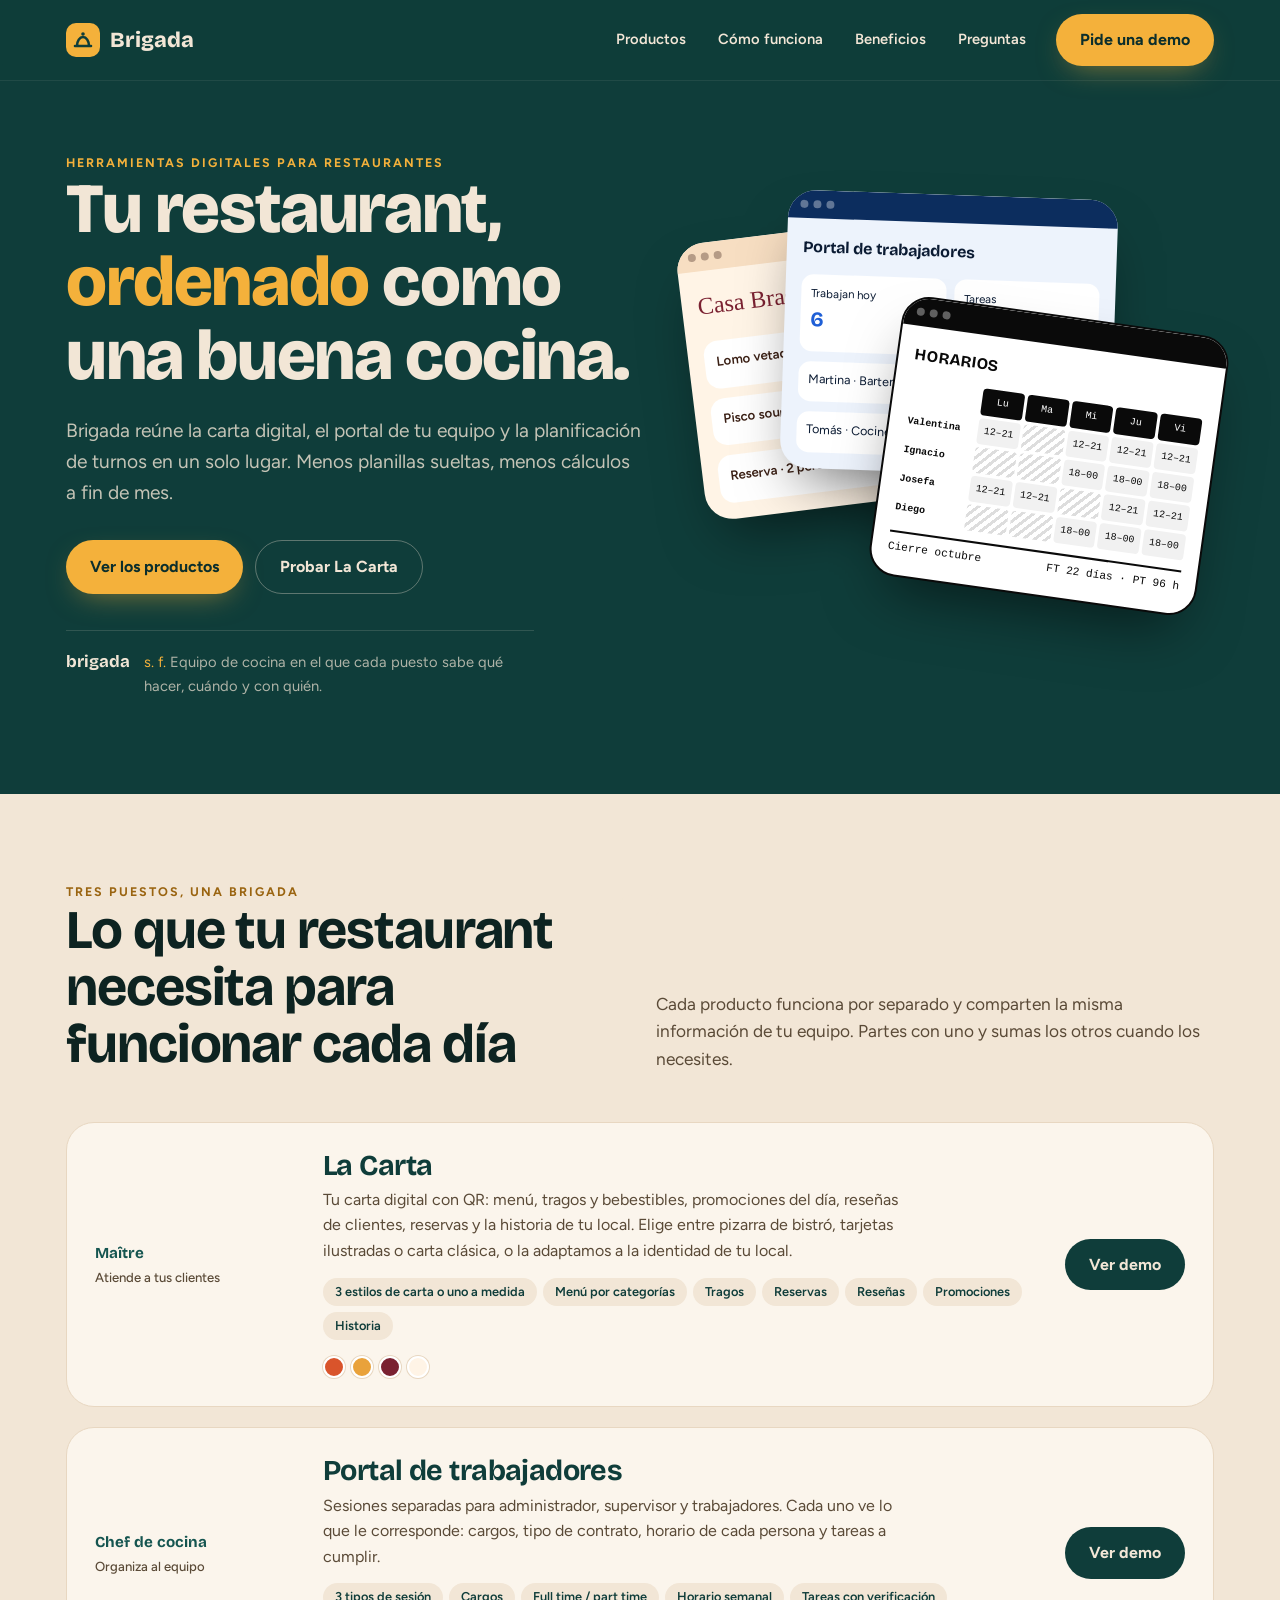
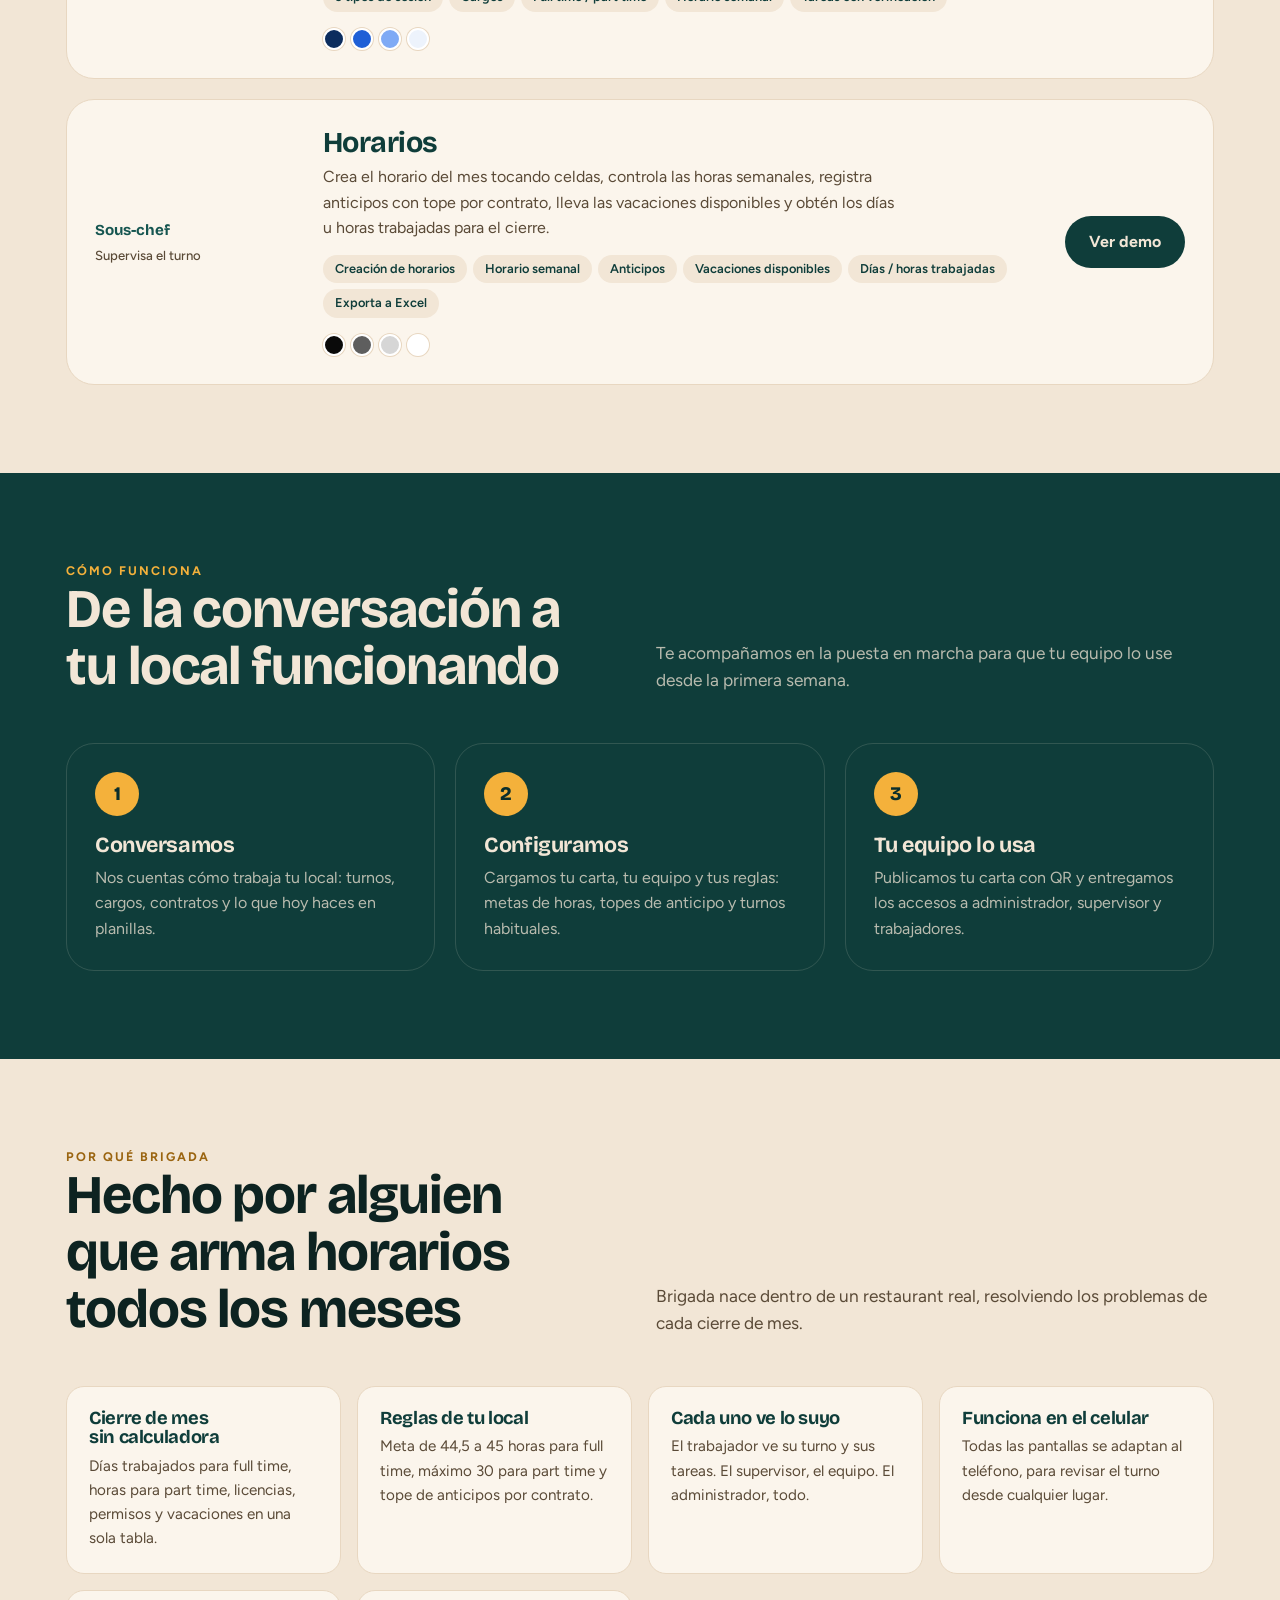
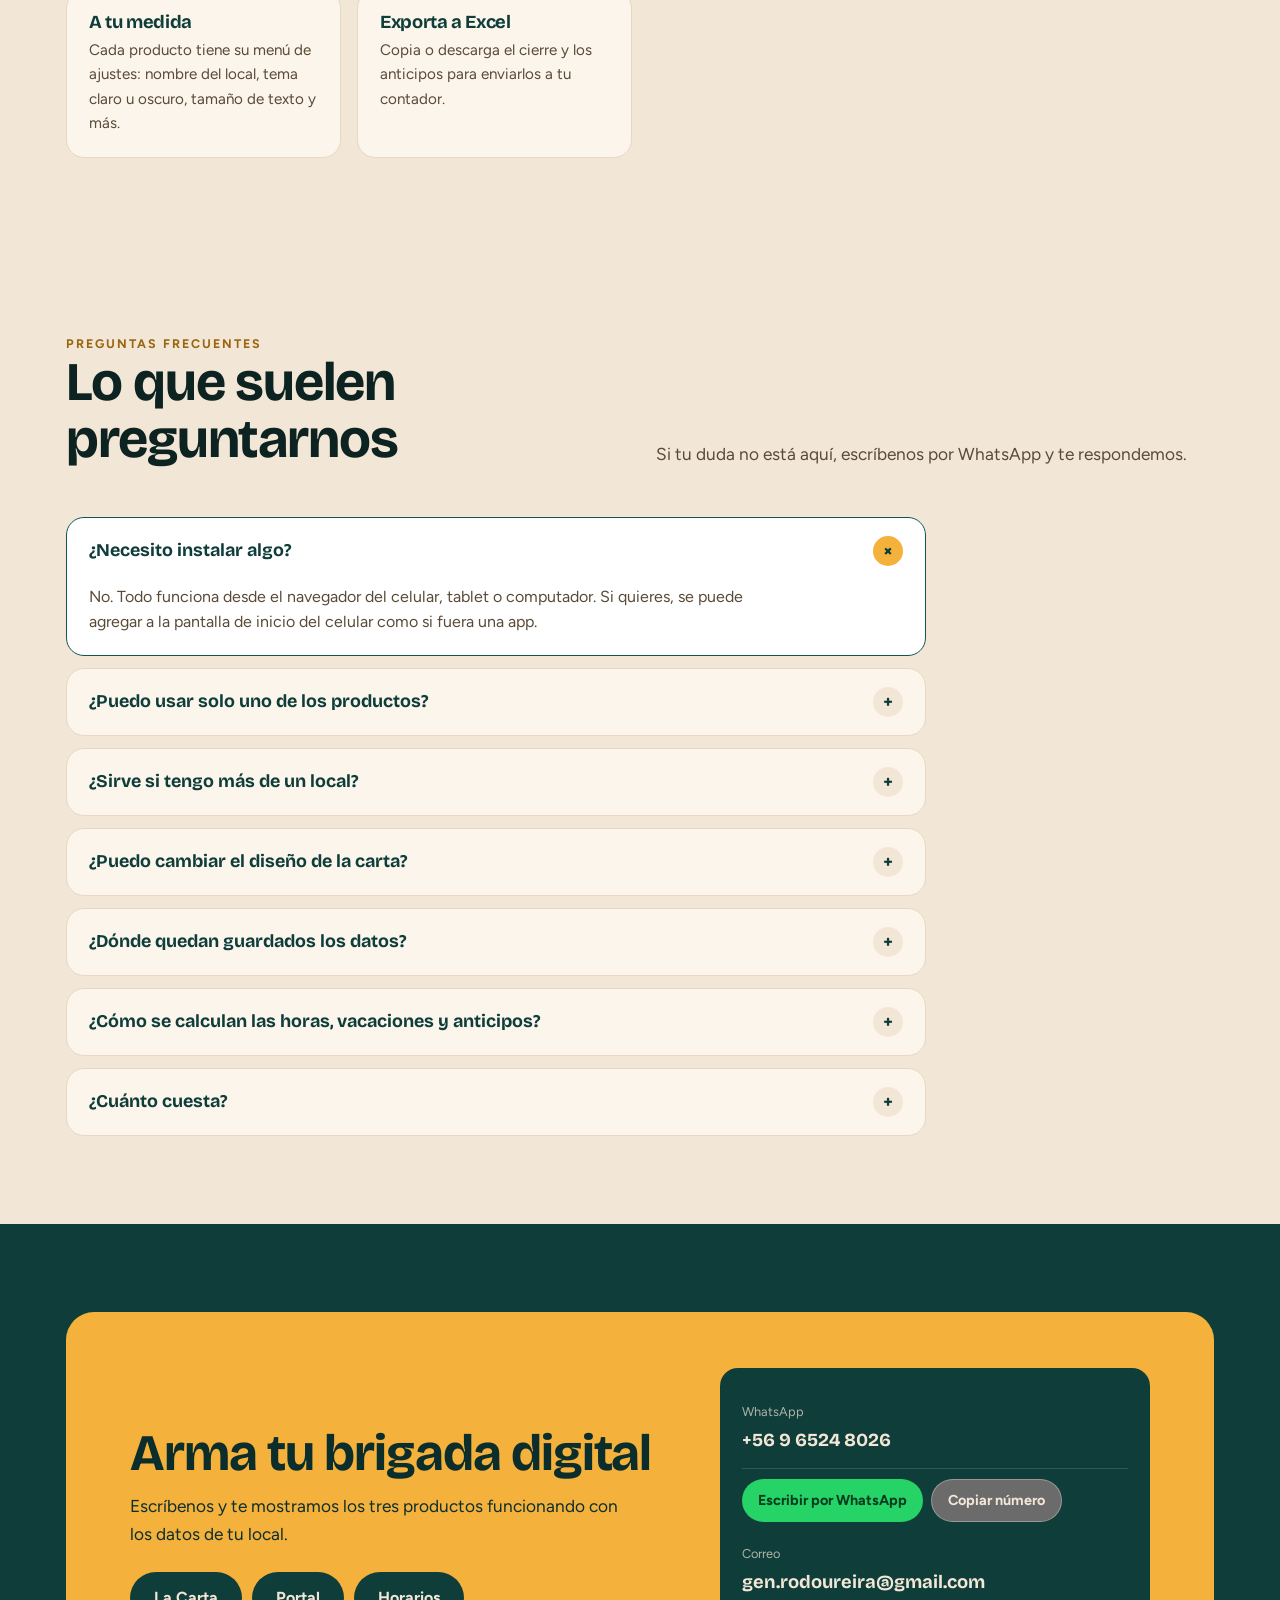
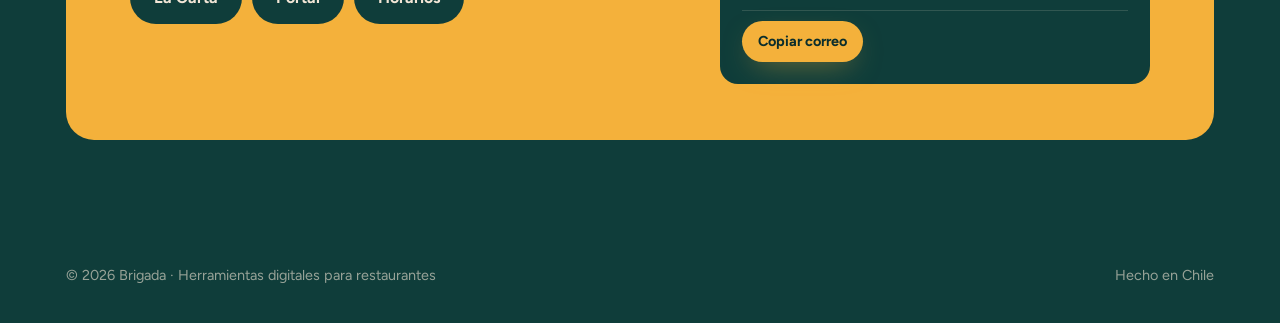
<file: index.html>
<!doctype html>
<html lang="es">
<head>
<meta charset="utf-8">
<meta name="viewport" content="width=device-width, initial-scale=1, viewport-fit=cover">
<title>Brigada</title>
<meta name="claude:viewport-fit-sides" content="cover">
<link rel="preconnect" href="https://fonts.googleapis.com">
<link rel="stylesheet" href="https://fonts.googleapis.com/css2?family=Bricolage+Grotesque:opsz,wght@12..96,500;12..96,700;12..96,800&family=Figtree:wght@400;500;600;700&display=swap">
<style>
/* Layout: bandas a todo el ancho que alternan Deep Forest y arena; los tres productos como "puestos" de la brigada de cocina */
:root{
  --forest:#0F3D3A; --forest-2:#0B2E2C; --forest-3:#155550; --gold:#F4B13B; --sand:#F2E6D6; --sand-2:#E8D7C1; --ink:#0D2321; --cream-ink:#5A4A37;
  --f-display:"Bricolage Grotesque", "Segoe UI", system-ui, sans-serif;
  --f-body:"Figtree", "Segoe UI", system-ui, sans-serif;
  --r:18px; --r-lg:28px;
  color-scheme:dark;
}
*{box-sizing:border-box}
html{scroll-behavior:smooth}
body{margin:0;background:var(--forest);color:var(--sand);font-family:var(--f-body);line-height:1.6;font-size:16px}
body::before{content:"";position:fixed;inset:0 0 auto;height:env(safe-area-inset-top,0px);z-index:30;background:var(--forest)}
h1,h2,h3{font-family:var(--f-display);margin:0;line-height:1.05;text-wrap:balance;letter-spacing:-.02em}
p{margin:0}
a{color:inherit}
:focus-visible{outline:3px solid var(--gold);outline-offset:3px}
.in{max-width:1180px;margin:0 auto;padding-left:max(16px,env(safe-area-inset-left,0px));padding-right:max(16px,env(safe-area-inset-right,0px))}
.band{padding-block:88px}
.band.sand{background:var(--sand);color:var(--ink)}
.eyebrow{font-weight:700;font-size:.78rem;letter-spacing:.16em;text-transform:uppercase;color:var(--gold)}
.sand .eyebrow{color:#9A6410}

/* Nav */
.nav{position:sticky;top:env(safe-area-inset-top,0px);z-index:20;background:color-mix(in srgb,var(--forest) 90%,transparent);backdrop-filter:blur(10px);border-bottom:1px solid rgba(242,230,214,.08)}
.nav .in{display:flex;align-items:center;gap:16px;padding-block:14px}
.logo{display:flex;align-items:center;gap:10px;font-family:var(--f-display);font-weight:800;font-size:1.35rem;text-decoration:none;color:var(--sand)}
.logo svg{flex:none}
.nav nav{display:flex;gap:4px;margin-left:auto}
.nav nav a{text-decoration:none;padding:8px 14px;border-radius:999px;font-weight:600;font-size:.92rem;transition:background .25s}
.nav nav a:hover{background:rgba(242,230,214,.08)}
.btn{display:inline-flex;align-items:center;gap:8px;border-radius:999px;padding:13px 24px;font-weight:700;text-decoration:none;border:0;cursor:pointer;font:inherit;font-weight:700;transition:transform .25s,box-shadow .25s,background .25s}
.btn:hover{transform:translateY(-2px)}
.btn-gold{background:var(--gold);color:var(--forest-2);box-shadow:0 10px 30px -12px rgba(244,177,59,.6)}
.btn-line{border:1.5px solid rgba(242,230,214,.35);color:var(--sand)}
.btn-line:hover{border-color:var(--gold)}
.btn-forest{background:var(--forest);color:var(--sand)}
@media (max-width:760px){.nav nav{display:none}.nav .btn{margin-left:auto;padding:10px 16px}}

/* Hero */
.hero{padding-block:72px 96px;position:relative;overflow:hidden}
.hero .in{display:grid;grid-template-columns:1.1fr 1fr;gap:48px;align-items:center}
.hero h1{font-size:clamp(2.6rem,6vw,4.4rem);font-weight:800}
.hero h1 em{font-style:normal;color:var(--gold)}
.hero p.lead{font-size:1.2rem;color:rgba(242,230,214,.8);max-width:48ch;margin-top:22px}
.hero .cta{display:flex;flex-wrap:wrap;gap:12px;margin-top:32px}
.hero .def{margin-top:36px;display:flex;gap:14px;align-items:baseline;border-top:1px solid rgba(242,230,214,.15);padding-top:18px;max-width:52ch;font-size:.92rem;color:rgba(242,230,214,.7)}
.hero .def b{font-family:var(--f-display);color:var(--sand);font-size:1.05rem}
.hero .def i{color:var(--gold);font-style:normal}
@keyframes rise{from{transform:translateY(28px)}to{transform:none}}
@keyframes up{from{transform:translateY(24px);opacity:0}to{transform:none;opacity:1}}
.hero .copy > *{animation:up .8s cubic-bezier(.2,.8,.2,1) both}
.hero .copy > *:nth-child(2){animation-delay:.08s}.hero .copy > *:nth-child(3){animation-delay:.16s}.hero .copy > *:nth-child(4){animation-delay:.24s}.hero .copy > *:nth-child(5){animation-delay:.32s}

/* Pila de pantallas */
.stack{position:relative;height:460px;max-width:100%}
.scr{position:absolute;width:min(330px,78%);border-radius:var(--r-lg);overflow:hidden;box-shadow:0 30px 60px -20px rgba(0,0,0,.55);transition:transform .6s cubic-bezier(.2,.8,.2,1),z-index 0s .2s;cursor:pointer;border:0;padding:0;text-align:left;font:inherit;text-decoration:none}
.scr .bar{height:28px;display:flex;align-items:center;gap:5px;padding:0 12px}
.scr .bar i{width:8px;height:8px;border-radius:50%;background:currentColor;opacity:.35}
.scr .body{padding:16px;display:grid;gap:10px;min-height:250px}
.s-carta{background:#FFF4E6;color:#3A1F14;left:0;top:30px;transform:rotate(-7deg);z-index:1}
.s-carta .bar{background:#F7DEC2}
.s-carta .t{font-family:Georgia,serif;font-size:1.5rem;color:#7A2131}
.s-carta .dish{background:#fff;border-radius:14px;padding:10px 12px;display:flex;justify-content:space-between;font-size:.82rem;font-weight:600}
.s-carta .dish b{color:#D9542B}
.s-trab{background:#EDF3FC;color:#0B1B33;left:18%;top:0;transform:rotate(2deg);z-index:2}
.s-trab .bar{background:#0C2D5E;color:#fff}
.s-trab .kp{display:grid;grid-template-columns:1fr 1fr;gap:8px}
.s-trab .kp div{background:#fff;border-radius:12px;padding:10px;font-size:.72rem}
.s-trab .kp b{display:block;color:#1F5FD6;font-size:1.3rem;font-family:var(--f-display)}
.s-trab .row{background:#fff;border-radius:12px;padding:8px 10px;font-size:.78rem;display:flex;justify-content:space-between}
.s-trab .row span:last-child{color:#1F5FD6;font-weight:700}
.s-hor{background:#fff;color:#0A0A0A;right:0;top:120px;transform:rotate(8deg);z-index:3;border:2px solid #0A0A0A}
.s-hor .bar{background:#0A0A0A;color:#fff}
.s-hor .g{display:grid;grid-template-columns:70px repeat(5,1fr);gap:3px;font-family:ui-monospace,Menlo,monospace;font-size:.62rem}
.s-hor .g span{padding:5px 2px;text-align:center;border-radius:4px;background:#F1F1F1}
.s-hor .g span.h{background:#0A0A0A;color:#fff}
.s-hor .g span.n{text-align:left;background:none;font-weight:700}
.s-hor .g span.l{background:repeating-linear-gradient(135deg,#ddd 0 3px,#fff 3px 7px)}
.stack:hover .s-carta{transform:rotate(-10deg) translate(-16px,6px)}
.stack:hover .s-hor{transform:rotate(11deg) translate(16px,10px)}
.scr:hover,.scr:focus-visible{transform:rotate(0) translateY(-14px) scale(1.03)!important;z-index:5!important;transition:transform .5s cubic-bezier(.2,.8,.2,1),z-index 0s}
@media (max-width:900px){.hero .in{grid-template-columns:1fr}.stack{height:420px;max-width:440px;width:100%;margin:0 auto}}

/* Productos */
.head{display:grid;grid-template-columns:1fr 1fr;gap:32px;align-items:end;margin-bottom:48px}
.head h2{font-size:clamp(2rem,5vw,3.4rem)}
.head p{color:var(--cream-ink);font-size:1.08rem;max-width:52ch}
@media (max-width:800px){.head{grid-template-columns:1fr}}
.products{display:grid;gap:20px}
.prod{display:grid;grid-template-columns:200px 1fr auto;gap:28px;align-items:center;background:#FBF5EC;border-radius:var(--r-lg);padding:28px;border:1px solid var(--sand-2);transition:transform .35s cubic-bezier(.2,.8,.2,1),box-shadow .35s}
.prod:hover{transform:translateY(-4px);box-shadow:0 24px 48px -24px rgba(15,61,58,.45)}
.prod .role{font-family:var(--f-display);font-weight:700;font-size:.95rem;color:var(--forest-3)}
.prod .role small{display:block;font-family:var(--f-body);font-weight:500;color:var(--cream-ink);font-size:.82rem;margin-top:2px}
.prod h3{font-size:1.8rem;color:var(--forest)}
.prod p{color:var(--cream-ink);margin-top:6px;max-width:58ch}
.feat{display:flex;flex-wrap:wrap;gap:6px;margin-top:14px;padding:0;list-style:none}
.feat li{font-size:.8rem;font-weight:600;padding:4px 12px;border-radius:999px;background:var(--sand);color:var(--forest)}
.swatch{display:flex;gap:6px;margin-top:14px}
.swatch i{width:22px;height:22px;border-radius:50%;border:2px solid #fff;box-shadow:0 0 0 1px var(--sand-2)}
@media (max-width:860px){.prod{grid-template-columns:1fr;gap:14px}}

/* Cómo funciona */
.steps{display:grid;grid-template-columns:repeat(3,1fr);gap:20px;list-style:none;padding:0;margin:0;counter-reset:s}
.steps li{border:1px solid rgba(242,230,214,.15);border-radius:var(--r-lg);padding:28px;counter-increment:s;transition:background .3s,border-color .3s}
.steps li:hover{background:var(--forest-3);border-color:var(--gold)}
.steps li::before{content:counter(s);display:grid;place-items:center;width:44px;height:44px;border-radius:50%;background:var(--gold);color:var(--forest-2);font-family:var(--f-display);font-weight:800;font-size:1.2rem;margin-bottom:18px}
.steps h3{font-size:1.35rem}
.steps p{color:rgba(242,230,214,.75);margin-top:8px}
@media (max-width:860px){.steps{grid-template-columns:1fr}}

/* Beneficios */
.benefits{display:grid;grid-template-columns:repeat(auto-fit,minmax(240px,1fr));gap:16px}
.benefit{background:#FBF5EC;border:1px solid var(--sand-2);border-radius:var(--r);padding:22px}
.benefit h3{font-size:1.15rem;color:var(--forest)}
.benefit p{color:var(--cream-ink);margin-top:6px;font-size:.95rem}

/* CTA final */
.final{background:var(--gold);color:var(--forest-2);border-radius:var(--r-lg);padding:56px max(24px,5vw);display:grid;grid-template-columns:1.3fr 1fr;gap:32px;align-items:center}
.final h2{font-size:clamp(2rem,5vw,3.2rem)}
.final p{margin-top:12px;font-size:1.08rem;max-width:46ch}
.contact{background:var(--forest);color:var(--sand);border-radius:var(--r);padding:22px;display:grid;gap:10px}
.contact .mail{font-family:var(--f-display);font-size:1.2rem;font-weight:700;user-select:all;word-break:break-all}
@media (max-width:800px){.final{grid-template-columns:1fr}}
/* Preguntas frecuentes */
.faq{display:grid;gap:12px;max-width:860px}
.faq details{background:#FBF5EC;border:1px solid var(--sand-2);border-radius:var(--r);transition:background .3s,border-color .3s}
.faq details[open]{border-color:var(--forest-3);background:#fff}
.faq summary{list-style:none;cursor:pointer;padding:18px 22px;font-family:var(--f-display);font-weight:700;font-size:1.12rem;color:var(--forest);display:flex;justify-content:space-between;gap:16px;align-items:center}
.faq summary::-webkit-details-marker{display:none}
.faq summary::after{content:"+";flex:none;width:30px;height:30px;border-radius:50%;display:grid;place-items:center;background:var(--sand);color:var(--forest);font-size:1.2rem;transition:transform .35s,background .3s}
.faq details[open] summary::after{transform:rotate(45deg);background:var(--gold)}
.faq details p{padding:0 22px 20px;color:var(--cream-ink);max-width:70ch;animation:fade .35s ease both}
@keyframes fade{from{transform:translateY(-6px)}to{transform:none}}
.contact-row{display:grid;gap:4px;padding:12px 0;border-bottom:1px solid rgba(242,230,214,.15)}
.contact-row:last-of-type{border-bottom:0}
.contact-row .lbl{font-size:.8rem;opacity:.7}
.contact-row .val{font-family:var(--f-display);font-size:1.15rem;font-weight:700;user-select:all;word-break:break-all}
.contact .acts{display:flex;flex-wrap:wrap;gap:8px}
.contact .acts .btn{padding:9px 16px;font-size:.9rem}
.btn-wa{background:#25D366;color:#073B1E}
footer{padding-block:36px;color:rgba(242,230,214,.6);font-size:.9rem}
footer .in{display:flex;flex-wrap:wrap;justify-content:space-between;gap:16px}
.reveal{animation:rise linear both;animation-timeline:view();animation-range:entry 0% entry 35%}
@supports not (animation-timeline:view()){.reveal{animation:none}}
.toast{position:fixed;left:50%;bottom:calc(20px + env(safe-area-inset-bottom,0px));transform:translate(-50%,160%);background:var(--sand);color:var(--forest);padding:12px 20px;border-radius:999px;font-weight:700;z-index:60;transition:transform .4s cubic-bezier(.2,.8,.2,1)}
.toast.show{transform:translate(-50%,0)}
@media (prefers-reduced-motion:reduce){*{animation:none!important;transition:none!important}html{scroll-behavior:auto}}
</style>
</head>
<body>

<header class="nav"><div class="in">
  <a class="logo" href="#top" aria-label="Brigada, inicio">
    <svg width="34" height="34" viewBox="0 0 34 34" aria-hidden="true"><rect width="34" height="34" rx="10" fill="#F4B13B"/><path d="M9 23h16M11 23c0-5 2.7-9 6-9s6 4 6 9" stroke="#0F3D3A" stroke-width="2.6" fill="none" stroke-linecap="round"/><circle cx="17" cy="11" r="1.8" fill="#0F3D3A"/></svg>
    Brigada</a>
  <nav aria-label="Secciones"><a href="#productos">Productos</a><a href="#como">Cómo funciona</a><a href="#beneficios">Beneficios</a><a href="#preguntas">Preguntas</a></nav>
  <a class="btn btn-gold" href="#contacto">Pide una demo</a>
</div></header>

<section class="hero" id="top"><div class="in">
  <div class="copy">
    <div class="eyebrow">Herramientas digitales para restaurantes</div>
    <h1>Tu restaurant, <em>ordenado</em> como una buena cocina.</h1>
    <p class="lead">Brigada reúne la carta digital, el portal de tu equipo y la planificación de turnos en un solo lugar. Menos planillas sueltas, menos cálculos a fin de mes.</p>
    <div class="cta"><a class="btn btn-gold" href="#productos">Ver los productos</a><a class="btn btn-line" href="carta.html">Probar La Carta</a></div>
    <p class="def"><b>brigada</b> <span><i>s. f.</i> Equipo de cocina en el que cada puesto sabe qué hacer, cuándo y con quién.</span></p>
  </div>
  <div class="stack" aria-label="Vista previa de los productos">
    <a class="scr s-carta" href="carta.html" aria-label="Abrir La Carta">
      <div class="bar"><i></i><i></i><i></i></div>
      <div class="body"><span class="t">Casa Brasa</span>
        <div class="dish"><span>Lomo vetado 350 g</span><b>$18.900</b></div>
        <div class="dish"><span>Pisco sour Brasa</span><b>$5.900</b></div>
        <div class="dish"><span>Reserva · 2 pers · 20:30</span><b>✓</b></div></div></a>
    <a class="scr s-trab" href="trabajadores.html" aria-label="Abrir Portal de trabajadores">
      <div class="bar"><i></i><i></i><i></i></div>
      <div class="body"><b style="font-family:var(--f-display)">Portal de trabajadores</b>
        <div class="kp"><div>Trabajan hoy<b>6</b></div><div>Tareas<b>9/12</b></div></div>
        <div class="row"><span>Martina · Bartender</span><span>16:00–01:00</span></div>
        <div class="row"><span>Tomás · Cocinero</span><span>11:00–20:00</span></div></div></a>
    <a class="scr s-hor" href="horarios.html" aria-label="Abrir Horarios">
      <div class="bar"><i></i><i></i><i></i></div>
      <div class="body"><b style="font-family:var(--f-display);text-transform:uppercase">Horarios</b>
        <div class="g"><span class="n"></span><span class="h">Lu</span><span class="h">Ma</span><span class="h">Mi</span><span class="h">Ju</span><span class="h">Vi</span>
          <span class="n">Valentina</span><span>12–21</span><span class="l"></span><span>12–21</span><span>12–21</span><span>12–21</span>
          <span class="n">Ignacio</span><span class="l"></span><span class="l"></span><span>18–00</span><span>18–00</span><span>18–00</span>
          <span class="n">Josefa</span><span>12–21</span><span>12–21</span><span class="l"></span><span>12–21</span><span>12–21</span>
          <span class="n">Diego</span><span class="l"></span><span class="l"></span><span>18–00</span><span>18–00</span><span>18–00</span></div>
        <div style="font-family:ui-monospace,Menlo,monospace;font-size:.7rem;display:flex;justify-content:space-between;border-top:2px solid #0A0A0A;padding-top:6px"><span>Cierre octubre</span><span>FT 22 días · PT 96 h</span></div></div></a>
  </div>
</div></section>

<section class="band sand" id="productos"><div class="in">
  <div class="head reveal"><div><div class="eyebrow">Tres puestos, una brigada</div><h2>Lo que tu restaurant necesita para funcionar cada día</h2></div>
    <p>Cada producto funciona por separado y comparten la misma información de tu equipo. Partes con uno y sumas los otros cuando los necesites.</p></div>
  <div class="products">
    <article class="prod reveal">
      <div class="role">Maître<small>Atiende a tus clientes</small></div>
      <div><h3>La Carta</h3><p>Tu carta digital con QR: menú, tragos y bebestibles, promociones del día, reseñas de clientes, reservas y la historia de tu local. Elige entre pizarra de bistró, tarjetas ilustradas o carta clásica, o la adaptamos a la identidad de tu local.</p>
        <ul class="feat"><li>3 estilos de carta o uno a medida</li><li>Menú por categorías</li><li>Tragos</li><li>Reservas</li><li>Reseñas</li><li>Promociones</li><li>Historia</li></ul>
        <div class="swatch" aria-label="Colores cálidos"><i style="background:#D9542B"></i><i style="background:#E9A23B"></i><i style="background:#7A2131"></i><i style="background:#FFF4E6"></i></div></div>
      <a class="btn btn-forest" href="carta.html">Ver demo</a>
    </article>
    <article class="prod reveal">
      <div class="role">Chef de cocina<small>Organiza al equipo</small></div>
      <div><h3>Portal de trabajadores</h3><p>Sesiones separadas para administrador, supervisor y trabajadores. Cada uno ve lo que le corresponde: cargos, tipo de contrato, horario de cada persona y tareas a cumplir.</p>
        <ul class="feat"><li>3 tipos de sesión</li><li>Cargos</li><li>Full time / part time</li><li>Horario semanal</li><li>Tareas con verificación</li></ul>
        <div class="swatch" aria-label="Colores azules"><i style="background:#0C2D5E"></i><i style="background:#1F5FD6"></i><i style="background:#7FAAF5"></i><i style="background:#EDF3FC"></i></div></div>
      <a class="btn btn-forest" href="trabajadores.html">Ver demo</a>
    </article>
    <article class="prod reveal">
      <div class="role">Sous-chef<small>Supervisa el turno</small></div>
      <div><h3>Horarios</h3><p>Crea el horario del mes tocando celdas, controla las horas semanales, registra anticipos con tope por contrato, lleva las vacaciones disponibles y obtén los días u horas trabajadas para el cierre.</p>
        <ul class="feat"><li>Creación de horarios</li><li>Horario semanal</li><li>Anticipos</li><li>Vacaciones disponibles</li><li>Días / horas trabajadas</li><li>Exporta a Excel</li></ul>
        <div class="swatch" aria-label="Blanco y negro"><i style="background:#0A0A0A"></i><i style="background:#5E5E5E"></i><i style="background:#D6D6D6"></i><i style="background:#FFFFFF"></i></div></div>
      <a class="btn btn-forest" href="horarios.html">Ver demo</a>
    </article>
  </div>
</div></section>

<section class="band" id="como"><div class="in">
  <div class="head reveal"><div><div class="eyebrow">Cómo funciona</div><h2>De la conversación a tu local funcionando</h2></div>
    <p style="color:rgba(242,230,214,.75)">Te acompañamos en la puesta en marcha para que tu equipo lo use desde la primera semana.</p></div>
  <ol class="steps">
    <li class="reveal"><h3>Conversamos</h3><p>Nos cuentas cómo trabaja tu local: turnos, cargos, contratos y lo que hoy haces en planillas.</p></li>
    <li class="reveal"><h3>Configuramos</h3><p>Cargamos tu carta, tu equipo y tus reglas: metas de horas, topes de anticipo y turnos habituales.</p></li>
    <li class="reveal"><h3>Tu equipo lo usa</h3><p>Publicamos tu carta con QR y entregamos los accesos a administrador, supervisor y trabajadores.</p></li>
  </ol>
</div></section>

<section class="band sand" id="beneficios"><div class="in">
  <div class="head reveal"><div><div class="eyebrow">Por qué Brigada</div><h2>Hecho por alguien que arma horarios todos los meses</h2></div>
    <p>Brigada nace dentro de un restaurant real, resolviendo los problemas de cada cierre de mes.</p></div>
  <div class="benefits">
    <div class="benefit reveal"><h3>Cierre de mes sin calculadora</h3><p>Días trabajados para full time, horas para part time, licencias, permisos y vacaciones en una sola tabla.</p></div>
    <div class="benefit reveal"><h3>Reglas de tu local</h3><p>Meta de 44,5 a 45 horas para full time, máximo 30 para part time y tope de anticipos por contrato.</p></div>
    <div class="benefit reveal"><h3>Cada uno ve lo suyo</h3><p>El trabajador ve su turno y sus tareas. El supervisor, el equipo. El administrador, todo.</p></div>
    <div class="benefit reveal"><h3>Funciona en el celular</h3><p>Todas las pantallas se adaptan al teléfono, para revisar el turno desde cualquier lugar.</p></div>
    <div class="benefit reveal"><h3>A tu medida</h3><p>Cada producto tiene su menú de ajustes: nombre del local, tema claro u oscuro, tamaño de texto y más.</p></div>
    <div class="benefit reveal"><h3>Exporta a Excel</h3><p>Copia o descarga el cierre y los anticipos para enviarlos a tu contador.</p></div>
  </div>
</div></section>

<section class="band sand" id="preguntas"><div class="in">
  <div class="head reveal"><div><div class="eyebrow">Preguntas frecuentes</div><h2>Lo que suelen preguntarnos</h2></div>
    <p>Si tu duda no está aquí, escríbenos por WhatsApp y te respondemos.</p></div>
  <div class="faq">
    <details open><summary>¿Necesito instalar algo?</summary><p>No. Todo funciona desde el navegador del celular, tablet o computador. Si quieres, se puede agregar a la pantalla de inicio del celular como si fuera una app.</p></details>
    <details><summary>¿Puedo usar solo uno de los productos?</summary><p>Sí. Puedes partir solo con La Carta, solo con el Portal o solo con Horarios, y sumar los demás cuando los necesites. Comparten la misma información de tu equipo.</p></details>
    <details><summary>¿Sirve si tengo más de un local?</summary><p>Sí. Cada local puede tener su propia carta con su propio código QR, y el equipo y los horarios se organizan por local.</p></details>
    <details><summary>¿Puedo cambiar el diseño de la carta?</summary><p>Puedes elegir entre tres estilos listos (pizarra, ilustrada o clásica) o pedir uno adaptado a los colores y la identidad de tu local. Los platos, precios y promociones los actualizas cuando quieras.</p></details>
    <details><summary>¿Dónde quedan guardados los datos?</summary><p>En la demo, los datos quedan solo en tu navegador. En la versión para tu local, se guardan en una base de datos compartida, para que el administrador, los supervisores y los trabajadores vean la misma información desde sus propios equipos.</p></details>
    <details><summary>¿Cómo se calculan las horas, vacaciones y anticipos?</summary><p>Con las reglas de tu local: meta de horas para full time, máximo para part time, tope de anticipo por tipo de contrato y 15 días hábiles de vacaciones al año. Todo se puede ajustar y exportar a Excel para tu contador.</p></details>
    <details><summary>¿Cuánto cuesta?</summary><p>Depende de cuántos productos uses y del tamaño de tu equipo. Escríbenos y te enviamos una cotización para tu local.</p></details>
  </div>
</div></section>

<section class="band" id="contacto"><div class="in">
  <div class="final reveal">
    <div><h2>Arma tu brigada digital</h2><p>Escríbenos y te mostramos los tres productos funcionando con los datos de tu local.</p>
      <div style="display:flex;flex-wrap:wrap;gap:10px;margin-top:24px"><a class="btn btn-forest" href="carta.html">La Carta</a><a class="btn btn-forest" href="trabajadores.html">Portal</a><a class="btn btn-forest" href="horarios.html">Horarios</a></div></div>
    <div class="contact">
      <div class="contact-row"><span class="lbl">WhatsApp</span><span class="val" id="wa">+56 9 6524 8026</span></div>
      <div class="acts"><a class="btn btn-wa" href="https://wa.me/56965248026?text=Hola%2C%20quiero%20saber%20m%C3%A1s%20sobre%20Brigada" target="_blank" rel="noopener">Escribir por WhatsApp</a><button class="btn btn-line" data-copy="wa">Copiar número</button></div>
      <div class="contact-row"><span class="lbl">Correo</span><span class="val" id="mail">gen.rodoureira@gmail.com</span></div>
      <div class="acts"><button class="btn btn-gold" data-copy="mail">Copiar correo</button></div>
    </div>
  </div>
</div></section>

<footer><div class="in"><span>© 2026 Brigada · Herramientas digitales para restaurantes</span><span>Hecho en Chile</span></div></footer>
<div class="toast" id="toast" role="status"></div>
<script>
function show(m){const e=document.getElementById("toast");e.textContent=m;e.classList.add("show");clearTimeout(show.t);show.t=setTimeout(()=>e.classList.remove("show"),2200)}
document.querySelectorAll("[data-copy]").forEach(b=>b.onclick=()=>{const el=document.getElementById(b.dataset.copy);const t=el.textContent.trim();
  (navigator.clipboard?navigator.clipboard.writeText(t):Promise.reject()).then(()=>show("Copiado: "+t),()=>{const r=document.createRange();r.selectNodeContents(el);const s=getSelection();s.removeAllRanges();s.addRange(r);show("Seleccionado: cópialo con Ctrl+C")})});
</script>
</body>
</html>
</file>
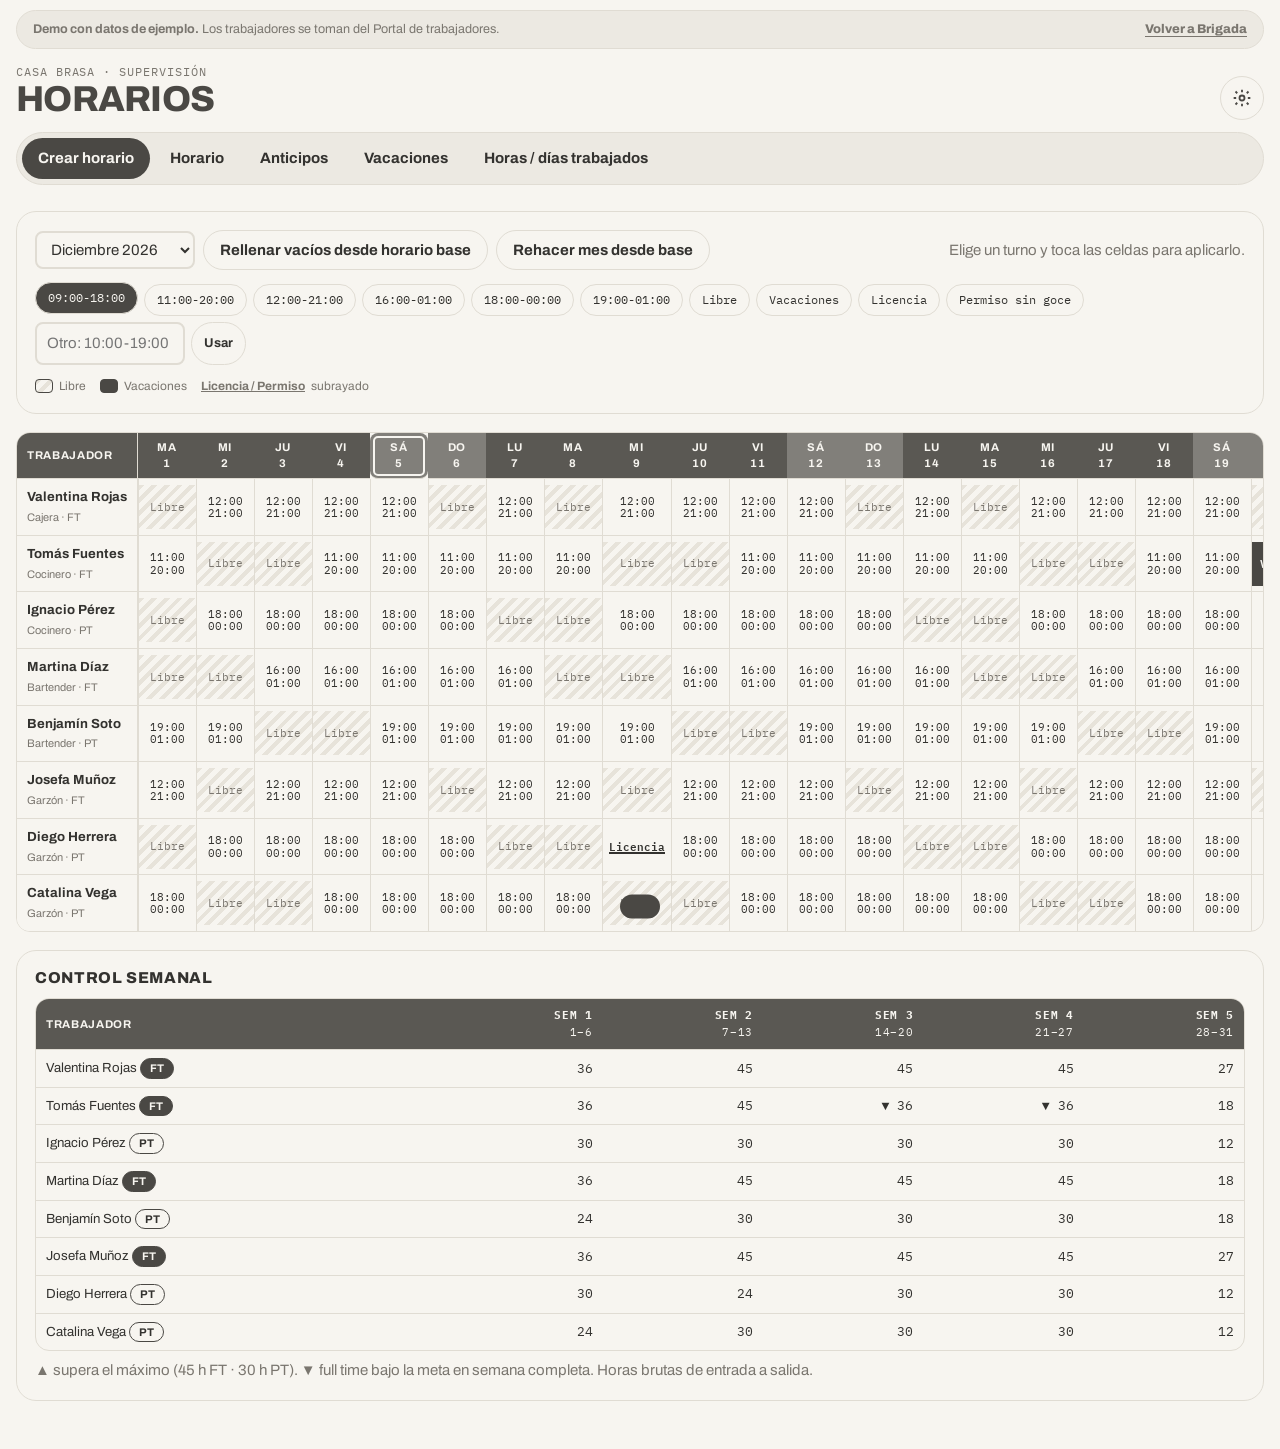
<file: horarios.html>
<!doctype html>
<html lang="es">
<head>
<meta charset="utf-8">
<meta name="viewport" content="width=device-width, initial-scale=1, viewport-fit=cover">
<title>Horarios Supervisión</title>
<link rel="preconnect" href="https://fonts.googleapis.com">
<link rel="stylesheet" href="https://fonts.googleapis.com/css2?family=Archivo:wght@400;500;600;800;900&family=IBM+Plex+Mono:wght@400;500;600&display=swap">
<style>
/* Layout: planilla de supervisión — barra de pestañas negra, grillas tipo planilla con mono para cifras */
:root{
  --bg:#F7F5F0; --paper:#EFECE5; --ink:#33322F; --muted:#7A766F; --line:#E0DCD3; --strong:#4A4844; --inv:#F7F5F0;
  --hatch:#E7E3DA; --head:#5A5853; --soft:#ECE9E2;
  --f-display:"Archivo", "Helvetica Neue", Arial, sans-serif;
  --f-mono:"IBM Plex Mono", ui-monospace, Menlo, Consolas, monospace;
  --r-sm:8px; --r:14px; --r-lg:20px; --fs:15px; color-scheme:light;
}
@media (prefers-color-scheme:dark){:root:not([data-theme="light"]){
  --bg:#232220; --paper:#2B2A27; --ink:#E6E3DC; --muted:#A39F97; --line:#3B3A36; --strong:#CFCBC3; --inv:#232220; --hatch:#302F2C; --head:#3A3936; --soft:#2E2D2A; color-scheme:dark}}
:root[data-theme="dark"]{
  --bg:#232220; --paper:#2B2A27; --ink:#E6E3DC; --muted:#A39F97; --line:#3B3A36; --strong:#CFCBC3; --inv:#232220; --hatch:#302F2C; --head:#3A3936; --soft:#2E2D2A; color-scheme:dark}
*{box-sizing:border-box}
html{font-size:var(--fs)}
body{margin:0;background:var(--bg);color:var(--ink);font-family:var(--f-display);line-height:1.5;
  padding-left:max(16px,env(safe-area-inset-left,0px));padding-right:max(16px,env(safe-area-inset-right,0px))}
body::before{content:"";position:fixed;inset:0 0 auto;height:env(safe-area-inset-top,0px);z-index:10;background:var(--bg)}
h1,h2,h3{margin:0;text-wrap:balance;line-height:1.1}
p{margin:0}
button,input,select{font:inherit;color:inherit}
:focus-visible{outline:3px solid var(--ink);outline-offset:2px}
.no-anim *{transition:none!important;animation:none!important}
.mono{font-family:var(--f-mono);font-variant-numeric:tabular-nums}
.muted{color:var(--muted)}
.wrap{max-width:1320px;margin:0 auto}

.demo-bar{position:relative;z-index:25;display:flex;flex-wrap:wrap;justify-content:space-between;align-items:center;gap:6px 16px;max-width:1320px;margin:10px auto 0;padding:9px 16px;border-radius:999px;font-size:.84rem;background:var(--soft);color:var(--muted);border:1px solid var(--line)}
.demo-bar a{color:inherit;font-weight:800;text-decoration:underline;text-underline-offset:3px}
@media (max-width:600px){.demo-bar{border-radius:16px}}
header{position:sticky;top:env(safe-area-inset-top,0px);z-index:20;background:var(--bg);padding-block:14px 10px}
.hrow{display:flex;justify-content:space-between;align-items:end;gap:12px;flex-wrap:wrap}
.hrow h1{font-weight:800;color:var(--strong);font-size:clamp(1.6rem,4vw,2.4rem);letter-spacing:-.02em;text-transform:uppercase}
.hrow small{display:block;font-family:var(--f-mono);font-size:.78rem;color:var(--muted);letter-spacing:.08em;text-transform:uppercase}
.tabs{display:flex;gap:4px;margin-top:12px;background:var(--soft);border:1.5px solid var(--line);padding:5px;border-radius:999px;overflow-x:auto;scrollbar-width:none}
.tabs button{border:0;background:none;color:var(--ink);padding:9px 16px;border-radius:999px;font-weight:700;cursor:pointer;white-space:nowrap;transition:background .25s,color .25s}
.tabs button:hover{background:var(--paper)}
.tabs button[aria-current="true"]{background:var(--strong);color:var(--inv)}
.gear{width:44px;height:44px;border-radius:50%;border:1.5px solid var(--line);color:var(--strong);background:var(--bg);cursor:pointer;display:grid;place-items:center;transition:transform .4s,background .2s}
.gear:hover{transform:rotate(90deg);background:var(--paper)}

main{padding-block:16px 48px;display:grid;gap:18px}
.view{display:grid;gap:18px;animation:in .35s cubic-bezier(.2,.8,.2,1) both}
@keyframes in{from{transform:translateY(8px);opacity:.4}to{transform:none;opacity:1}}
.box{border:1.5px solid var(--line);border-radius:var(--r-lg);padding:18px;min-width:0;background:var(--bg)}
.box h3{font-weight:800;font-size:1.05rem;text-transform:uppercase;letter-spacing:.04em;margin-bottom:12px}
.bar{display:flex;flex-wrap:wrap;gap:10px;align-items:center;justify-content:space-between}
.bar .l{display:flex;flex-wrap:wrap;gap:8px;align-items:center}
.btn{border:1.5px solid var(--line);background:var(--bg);border-radius:999px;padding:8px 16px;font-weight:700;cursor:pointer;transition:background .2s,color .2s,transform .2s}
.btn:hover{transform:translateY(-1px)}
.btn.solid{background:var(--strong);color:var(--inv)}
.btn.sm{padding:5px 12px;font-size:.85rem}
input,select{border:2px solid var(--line);background:var(--bg);border-radius:var(--r-sm);padding:8px 10px;transition:border-color .2s}
input:focus,select:focus{outline:none;border-color:var(--strong)}
label{display:grid;gap:4px;font-weight:600;font-size:.85rem}
.fgrid{display:grid;grid-template-columns:repeat(auto-fit,minmax(160px,1fr));gap:12px;align-items:end}
.kpis{display:grid;grid-template-columns:repeat(auto-fit,minmax(180px,1fr));gap:12px}
.kpi{border:1.5px solid var(--line);border-radius:var(--r);padding:14px}
.kpi b{display:block;font-family:var(--f-mono);font-size:1.7rem;font-weight:600}
.kpi.inv{background:var(--soft)}


.tbl{overflow-x:auto;border:1.5px solid var(--line);border-radius:var(--r)}
table{border-collapse:separate;border-spacing:0;width:100%;font-size:.88rem}
th,td{padding:8px 10px;border-bottom:1px solid var(--line);text-align:left;white-space:nowrap}
th{background:var(--head);color:#F7F5F0;font-weight:700;font-size:.75rem;text-transform:uppercase;letter-spacing:.06em;position:sticky;top:0}
tr:last-child td{border-bottom:0}
td.num,th.num{text-align:right;font-family:var(--f-mono);font-variant-numeric:tabular-nums}
.sticky{position:sticky;left:0;background:var(--bg);z-index:1;border-right:1.5px solid var(--line)}
th.sticky{background:var(--head);z-index:2}
tbody tr{transition:background .15s}
tbody tr:hover td{background:var(--paper)}

/* grilla mensual */
.grid td.c{padding:0;min-width:58px;border-left:1px solid var(--line)}
.grid td.c button{width:100%;height:44px;border:0;background:none;cursor:pointer;font-family:var(--f-mono);font-size:.72rem;line-height:1.15;transition:background .15s,transform .15s}
.grid td.c button:hover{background:var(--paper);transform:scale(1.04)}
.grid th.d{text-align:center;padding:6px 4px;min-width:58px}
.grid th.d.we{background:color-mix(in srgb,var(--head) 75%,var(--bg))}
.grid th.d.today{outline:2px solid #F7F5F0;outline-offset:-5px;border-radius:8px}
.cL{color:var(--muted);background:repeating-linear-gradient(135deg,var(--hatch) 0 4px,transparent 4px 9px)!important}
.cV{background:var(--strong)!important;color:var(--inv)!important;font-weight:600}
.cLM,.cP{font-weight:600;text-decoration:underline;text-decoration-thickness:2px}
.brushes{display:flex;flex-wrap:wrap;gap:6px}
.brush{border:1.5px solid var(--line);border-radius:999px;padding:6px 12px;background:var(--bg);cursor:pointer;font-family:var(--f-mono);font-size:.8rem;transition:all .2s}
.brush[aria-pressed="true"]{background:var(--strong);color:var(--inv);transform:translateY(-2px)}
.legend{display:flex;flex-wrap:wrap;gap:14px;font-size:.8rem;color:var(--muted)}
.legend span{display:inline-flex;align-items:center;gap:6px}
.sw{width:18px;height:14px;border-radius:4px;border:1px solid var(--strong);display:inline-block}

.tag{display:inline-block;border:1.5px solid var(--strong);border-radius:999px;padding:1px 9px;font-size:.74rem;font-weight:700}
.tag.fill{background:var(--strong);color:var(--inv)}
.tag.dash{border-style:dashed;color:var(--muted)}
.meter{height:10px;border:1.5px solid var(--strong);border-radius:999px;overflow:hidden;min-width:120px}
.meter i{display:block;height:100%;background:var(--strong);transition:width .6s cubic-bezier(.2,.8,.2,1)}
.warn{border:2px dashed var(--strong);border-radius:var(--r);padding:10px 12px;font-weight:600}
.chk{display:flex;gap:8px;align-items:center;font-weight:600}
.chk input{width:18px;height:18px;accent-color:var(--ink)}
.cols{display:grid;grid-template-columns:minmax(0,1fr) minmax(0,1.4fr);gap:18px}
@media (max-width:900px){.cols{grid-template-columns:1fr}}

/* Drawer */
.scrim{position:fixed;inset:0;background:rgba(40,38,34,.35);opacity:0;pointer-events:none;transition:opacity .3s;z-index:40}
.scrim.open{opacity:1;pointer-events:auto}
.drawer{position:fixed;top:0;right:0;bottom:0;width:min(400px,100%);background:var(--bg);border-left:1.5px solid var(--line);z-index:50;border-radius:var(--r-lg) 0 0 var(--r-lg);
  padding:22px;padding-top:calc(22px + env(safe-area-inset-top,0px));padding-right:max(22px,env(safe-area-inset-right,0px));
  transform:translateX(105%);transition:transform .45s cubic-bezier(.2,.8,.2,1);overflow-y:auto;display:grid;gap:14px;align-content:start}
.drawer.open{transform:none}
.drawer h3{font-weight:900;text-transform:uppercase;font-size:1.3rem}
.seg{display:flex;border:1.5px solid var(--line);border-radius:999px;padding:3px;margin-top:4px}
.seg button{flex:1;border:0;background:none;border-radius:999px;padding:6px;font-weight:700;cursor:pointer;transition:background .2s,color .2s}
.seg button[aria-pressed="true"]{background:var(--strong);color:var(--inv)}
.switch{display:flex;justify-content:space-between;align-items:center;font-weight:600}
.switch input{width:44px;height:24px;appearance:none;background:var(--line);border-radius:999px;position:relative;cursor:pointer;padding:0;border:0}
.switch input::after{content:"";position:absolute;top:3px;left:3px;width:18px;height:18px;border-radius:50%;background:var(--bg);transition:transform .25s}
.switch input:checked{background:var(--strong)}
.switch input:checked::after{transform:translateX(20px)}
.toast{position:fixed;left:50%;bottom:calc(20px + env(safe-area-inset-bottom,0px));transform:translate(-50%,160%);background:var(--strong);color:var(--inv);padding:12px 20px;border-radius:999px;font-weight:700;z-index:70;transition:transform .4s cubic-bezier(.2,.8,.2,1)}
.toast.show{transform:translate(-50%,0)}
@media (prefers-reduced-motion:reduce){*{animation:none!important;transition:none!important}}
</style>
</head>
<body>
<div class="demo-bar" role="note"><span><b>Demo con datos de ejemplo.</b> Los trabajadores se toman del Portal de trabajadores.</span><a href="index.html">Volver a Brigada</a></div>
<header class="wrap">
  <div class="hrow">
    <div><small id="localName">Casa Brasa · Supervisión</small><h1>Horarios</h1></div>
    <button class="gear" id="gear" aria-label="Abrir ajustes" title="Ajustes"><svg width="20" height="20" viewBox="0 0 24 24" fill="none" stroke="currentColor" stroke-width="2.2"><circle cx="12" cy="12" r="3"/><path d="M12 2v3M12 19v3M4.2 4.2l2.1 2.1M17.7 17.7l2.1 2.1M2 12h3M19 12h3M4.2 19.8l2.1-2.1M17.7 6.3l2.1-2.1"/></svg></button>
  </div>
  <nav class="tabs" id="tabs" aria-label="Secciones"></nav>
</header>
<main class="wrap" id="main"></main>

<div class="scrim" id="scrim"></div>
<aside class="drawer" id="drawer" aria-label="Ajustes" aria-hidden="true"></aside>
<div class="toast" id="toast" role="status"></div>

<script>
const $=s=>document.querySelector(s);
const store={get(k,d){try{const v=localStorage.getItem(k);return v?JSON.parse(v):d}catch(e){return d}},
  set(k,v){try{localStorage.setItem(k,JSON.stringify(v))}catch(e){}}};
const esc=s=>String(s??"").replace(/[&<>"']/g,c=>({"&":"&amp;","<":"&lt;",">":"&gt;",'"':"&quot;","'":"&#39;"}[c]));
const clp=n=>"$"+Math.round(n).toLocaleString("es-CL");
const fmtH=h=>(Math.round(h*10)/10).toLocaleString("es-CL");
function toast(t){const el=$("#toast");el.textContent=t;el.classList.add("show");clearTimeout(toast.t);toast.t=setTimeout(()=>el.classList.remove("show"),2300)}
function hrs(sh){if(!sh)return 0;const m=String(sh).match(/(\d{1,2}):(\d{2})\s*-\s*(\d{1,2}):(\d{2})/);if(!m)return 0;
  let a=+m[1]*60+ +m[2],b=+m[3]*60+ +m[4];if(b<=a)b+=1440;return (b-a)/60}
const DAYS=["lun","mar","mie","jue","vie","sab","dom"];
const DN=["Lu","Ma","Mi","Ju","Vi","Sá","Do"];
const MES=["Enero","Febrero","Marzo","Abril","Mayo","Junio","Julio","Agosto","Septiembre","Octubre","Noviembre","Diciembre"];
const iso=d=>`${d.getFullYear()}-${String(d.getMonth()+1).padStart(2,"0")}-${String(d.getDate()).padStart(2,"0")}`;
const parse=s=>{const[y,m,d]=s.split("-").map(Number);return new Date(y,m-1,d)};
const dow=d=>(d.getDay()+6)%7;

/* ---------- Personal: se comparte con el Portal de Trabajadores ---------- */
const wk=(a,b,c,d,e,f,g)=>({lun:a,mar:b,mie:c,jue:d,vie:e,sab:f,dom:g});
function seedStaff(){return[
 {id:"t1",nombre:"Valentina Rojas",rut:"18.234.567-1",cargo:"Cajera",contrato:"Full time",ingreso:"2023-03-01",pin:"1001",horario:wk("12:00-21:00","L","12:00-21:00","12:00-21:00","12:00-21:00","12:00-21:00","L"),tareas:[]},
 {id:"t2",nombre:"Tomás Fuentes",rut:"17.345.678-2",cargo:"Cocinero",contrato:"Full time",ingreso:"2022-08-15",pin:"1002",horario:wk("11:00-20:00","11:00-20:00","L","L","11:00-20:00","11:00-20:00","11:00-20:00"),tareas:[]},
 {id:"t3",nombre:"Ignacio Pérez",rut:"20.456.789-3",cargo:"Cocinero",contrato:"Part time",ingreso:"2025-01-10",pin:"1003",horario:wk("L","L","18:00-00:00","18:00-00:00","18:00-00:00","18:00-00:00","18:00-00:00"),tareas:[]},
 {id:"t4",nombre:"Martina Díaz",rut:"19.567.890-4",cargo:"Bartender",contrato:"Full time",ingreso:"2024-02-01",pin:"1004",horario:wk("16:00-01:00","L","L","16:00-01:00","16:00-01:00","16:00-01:00","16:00-01:00"),tareas:[]},
 {id:"t5",nombre:"Benjamín Soto",rut:"21.678.901-5",cargo:"Bartender",contrato:"Part time",ingreso:"2025-05-01",pin:"1005",horario:wk("19:00-01:00","19:00-01:00","19:00-01:00","L","L","19:00-01:00","19:00-01:00"),tareas:[]},
 {id:"t6",nombre:"Josefa Muñoz",rut:"18.789.012-6",cargo:"Garzón",contrato:"Full time",ingreso:"2023-11-01",pin:"1006",horario:wk("12:00-21:00","12:00-21:00","L","12:00-21:00","12:00-21:00","12:00-21:00","L"),tareas:[]},
 {id:"t7",nombre:"Diego Herrera",rut:"20.890.123-7",cargo:"Garzón",contrato:"Part time",ingreso:"2025-03-15",pin:"1007",horario:wk("L","L","18:00-00:00","18:00-00:00","18:00-00:00","18:00-00:00","18:00-00:00"),tareas:[]},
 {id:"t8",nombre:"Catalina Vega",rut:"19.901.234-8",cargo:"Garzón",contrato:"Part time",ingreso:"2024-09-01",pin:"1008",horario:wk("18:00-00:00","18:00-00:00","L","L","18:00-00:00","18:00-00:00","18:00-00:00"),tareas:[]}
]}
function staff(){let s=store.get("brg_staff",null);if(!s){s=seedStaff();store.set("brg_staff",s)}return s}
let CFG=Object.assign({local:"Casa Brasa",theme:"system",size:"15",anim:true,metaFT:45,maxPT:30,antFT:200000,antPT:150000,
  turnos:["09:00-18:00","11:00-20:00","12:00-21:00","16:00-01:00","18:00-00:00","19:00-01:00"]},store.get("hor_settings",{}));
let SCHED=store.get("brg_sched",{});          // { "YYYY-MM-DD": { workerId: "12:00-21:00" | "L" | "V" | "LM" | "P" } }
let ANT=store.get("brg_anticipos",[]);        // [{id,wid,monto,fecha,aut}]
let VAC=store.get("brg_vacaciones",[]);       // [{id,wid,desde,hasta,dias}]
function save(){store.set("brg_sched",SCHED);store.set("brg_anticipos",ANT);store.set("brg_vacaciones",VAC);store.set("hor_settings",CFG)}

const now=new Date();
let MONTH=`${now.getFullYear()}-${String(now.getMonth()+1).padStart(2,"0")}`;
let WEEK0=(()=>{const d=new Date(now);d.setDate(d.getDate()-dow(d));return iso(d)})();
function monthDays(m){const[y,mm]=m.split("-").map(Number);const n=new Date(y,mm,0).getDate();return Array.from({length:n},(_,i)=>new Date(y,mm-1,i+1))}
const cell=(date,wid)=>(SCHED[date]||{})[wid];
function setCell(date,wid,v){(SCHED[date]=SCHED[date]||{})[wid]=v}
function fillFromBase(m,overwrite){const S=staff();let n=0;
  monthDays(m).forEach(d=>{const k=iso(d);S.forEach(w=>{if(overwrite||cell(k,w.id)===undefined){setCell(k,w.id,w.horario[DAYS[dow(d)]]||"L");n++}})});return n}
/* Ejemplo: si el mes actual no tiene horario, se genera desde el horario base y se agregan algunos registros de muestra */
if(!Object.keys(SCHED).some(k=>k.startsWith(MONTH))){fillFromBase(MONTH,false);
  const S=staff();const d=monthDays(MONTH);
  if(S[1]&&d[20]){setCell(iso(d[19]),S[1].id,"V");setCell(iso(d[20]),S[1].id,"V")}
  if(S[6]&&d[8])setCell(iso(d[8]),S[6].id,"LM");
  if(!ANT.length&&S.length>3){ANT=[{id:"a1",wid:S[0].id,monto:120000,fecha:iso(d[9]),aut:false},{id:"a2",wid:S[4].id,monto:150000,fecha:iso(d[11]),aut:false},{id:"a3",wid:S[3].id,monto:230000,fecha:iso(d[14]),aut:true}]}
  if(!VAC.length&&S[1]&&d[20])VAC=[{id:"v1",wid:S[1].id,desde:iso(d[19]),hasta:iso(d[20]),dias:countBiz(iso(d[19]),iso(d[20]))}];
  save()}
function countBiz(a,b){let n=0;const d=parse(a),e=parse(b);while(d<=e){if(dow(d)<5)n++;d.setDate(d.getDate()+1)}return n}

/* ---------- Pestañas ---------- */
const TABS=[["crear","Crear horario"],["semana","Horario"],["anticipos","Anticipos"],["vacaciones","Vacaciones"],["cierre","Horas / días trabajados"]];
let TAB="crear";
function nav(){ $("#tabs").innerHTML=TABS.map(([k,l])=>`<button data-t="${k}" aria-current="${k===TAB}">${l}</button>`).join("");
  $("#localName").textContent=CFG.local+" · Supervisión" }
$("#tabs").onclick=e=>{if(e.target.dataset.t){TAB=e.target.dataset.t;render()}};
function render(){nav();({crear,semana,anticipos,vacaciones,cierre})[TAB]()}
const M=()=>$("#main");
function monthSel(id){const opts=[];for(let i=-3;i<=3;i++){const d=new Date(now.getFullYear(),now.getMonth()+i,1);const v=`${d.getFullYear()}-${String(d.getMonth()+1).padStart(2,"0")}`;opts.push(`<option value="${v}" ${v===MONTH?"selected":""}>${MES[d.getMonth()]} ${d.getFullYear()}</option>`)}
  return `<select id="${id}" aria-label="Mes">${opts.join("")}</select>`}
const label=v=>v==="L"?"Libre":v==="V"?"Vacac.":v==="LM"?"Licencia":v==="P"?"Permiso":v?v.replace("-","<br>"):"—";
const cls=v=>v==="L"?"cL":v==="V"?"cV":v==="LM"?"cLM":v==="P"?"cP":"";

/* ---------- 1. Crear horario ---------- */
let BRUSH=null;
function crear(){const S=staff();const D=monthDays(MONTH);if(!BRUSH)BRUSH=CFG.turnos[0];
  const brushes=[...CFG.turnos,"L","V","LM","P"];
  M().innerHTML=`<div class="view">
   <div class="box"><div class="bar"><div class="l">${monthSel("ms")}
     <button class="btn" id="gen">Rellenar vacíos desde horario base</button><button class="btn" id="regen">Rehacer mes desde base</button></div>
     <span class="muted">Elige un turno y toca las celdas para aplicarlo.</span></div>
    <div class="brushes" style="margin-top:14px">${brushes.map(b=>`<button class="brush" data-b="${b}" aria-pressed="${b===BRUSH}">${b==="L"?"Libre":b==="V"?"Vacaciones":b==="LM"?"Licencia":b==="P"?"Permiso sin goce":b}</button>`).join("")}
     <span style="display:inline-flex;gap:6px"><input id="custom" placeholder="Otro: 10:00-19:00" style="width:150px"><button class="btn sm" id="useCustom">Usar</button></span></div>
    <div class="legend" style="margin-top:12px"><span><i class="sw cL"></i>Libre</span><span><i class="sw" style="background:var(--strong)"></i>Vacaciones</span><span><u><b>Licencia / Permiso</b></u> subrayado</span></div></div>
   <div class="tbl grid"><table><thead><tr><th class="sticky">Trabajador</th>${D.map(d=>`<th class="d ${dow(d)>4?"we":""} ${iso(d)===iso(now)?"today":""}">${DN[dow(d)]}<br>${d.getDate()}</th>`).join("")}<th class="num">Horas mes</th></tr></thead>
   <tbody>${S.map(w=>`<tr><td class="sticky"><b>${esc(w.nombre)}</b><br><small class="muted">${esc(w.cargo)} · ${w.contrato==="Full time"?"FT":"PT"}</small></td>
     ${D.map(d=>{const k=iso(d),v=cell(k,w.id);return `<td class="c"><button class="${cls(v)}" data-k="${k}" data-w="${w.id}" aria-label="${esc(w.nombre)} ${k}">${label(v)}</button></td>`}).join("")}
     <td class="num" id="tot_${w.id}">${fmtH(D.reduce((a,d)=>a+hrs(cell(iso(d),w.id)),0))}</td></tr>`).join("")}</tbody></table></div>
   <div class="box"><h3>Control semanal</h3><div id="wctrl"></div></div></div>`;
  $("#ms").onchange=e=>{MONTH=e.target.value;crear()};
  $("#gen").onclick=()=>{const n=fillFromBase(MONTH,false);save();crear();toast(n?`${n} celdas completadas`:"El mes ya estaba completo")};
  let armed=false;$("#regen").onclick=e=>{if(!armed){armed=true;e.target.textContent="Toca de nuevo: se reemplaza el mes";return}fillFromBase(MONTH,true);save();crear();toast("Mes rehecho desde el horario base")};
  M().querySelectorAll(".brush").forEach(b=>b.onclick=()=>{BRUSH=b.dataset.b;M().querySelectorAll(".brush").forEach(x=>x.setAttribute("aria-pressed",x===b))});
  $("#useCustom").onclick=()=>{const v=$("#custom").value.trim();if(!hrs(v)){toast("Escribe el turno como 10:00-19:00");return}
    if(!CFG.turnos.includes(v))CFG.turnos.push(v);BRUSH=v;save();crear()};
  M().querySelectorAll(".c button").forEach(b=>b.onclick=()=>{setCell(b.dataset.k,b.dataset.w,BRUSH);save();
    b.className=cls(BRUSH);b.innerHTML=label(BRUSH);
    $("#tot_"+b.dataset.w).textContent=fmtH(D.reduce((a,d)=>a+hrs(cell(iso(d),b.dataset.w)),0));weekCtrl()});
  function weekCtrl(){const weeks=[];D.forEach(d=>{if(!weeks.length||dow(d)===0)weeks.push([]);weeks[weeks.length-1].push(d)});
    $("#wctrl").innerHTML=`<div class="tbl"><table><thead><tr><th>Trabajador</th>${weeks.map((w,i)=>`<th class="num">Sem ${i+1}<br><span style="font-weight:400">${w[0].getDate()}–${w[w.length-1].getDate()}</span></th>`).join("")}</tr></thead><tbody>
    ${S.map(w=>`<tr><td>${esc(w.nombre)} <span class="tag ${w.contrato==="Full time"?"fill":""}">${w.contrato==="Full time"?"FT":"PT"}</span></td>${weeks.map(wd=>{const h=wd.reduce((a,d)=>a+hrs(cell(iso(d),w.id)),0);
      const full=wd.length===7;const lim=w.contrato==="Full time"?CFG.metaFT:CFG.maxPT;const over=h>lim+.01;const under=w.contrato==="Full time"&&full&&h<lim-0.51;
      return `<td class="num">${over?"▲ ":under?"▼ ":""}${fmtH(h)}</td>`}).join("")}</tr>`).join("")}</tbody></table></div>
    <p class="muted" style="margin-top:8px">▲ supera el máximo (${fmtH(CFG.metaFT)} h FT · ${fmtH(CFG.maxPT)} h PT). ▼ full time bajo la meta en semana completa. Horas brutas de entrada a salida.</p>`}
  weekCtrl();
}

/* ---------- 2. Horario semanal ---------- */
function semana(){const S=staff();const d0=parse(WEEK0);const D=Array.from({length:7},(_,i)=>{const d=new Date(d0);d.setDate(d.getDate()+i);return d});
  const today=iso(now);const working=S.filter(w=>hrs(cell(today,w.id))>0);
  M().innerHTML=`<div class="view">
   <div class="kpis"><div class="kpi inv"><span class="muted">Trabajan hoy</span><b>${working.length}</b></div>
    <div class="kpi"><span class="muted">Horas programadas semana</span><b>${fmtH(S.reduce((a,w)=>a+D.reduce((s,d)=>s+hrs(cell(iso(d),w.id)),0),0))}</b></div>
    <div class="kpi"><span class="muted">Personas con libre hoy</span><b>${S.length-working.length}</b></div></div>
   <div class="box"><div class="bar"><div class="l"><button class="btn sm" id="prev" aria-label="Semana anterior">←</button>
     <b class="mono">${D[0].getDate()} ${MES[D[0].getMonth()].slice(0,3)} – ${D[6].getDate()} ${MES[D[6].getMonth()].slice(0,3)} ${D[6].getFullYear()}</b>
     <button class="btn sm" id="next" aria-label="Semana siguiente">→</button><button class="btn sm" id="hoy">Hoy</button></div>
     <select id="fc" aria-label="Filtrar por cargo"><option value="">Todos los cargos</option>${[...new Set(S.map(w=>w.cargo))].map(c=>`<option>${esc(c)}</option>`).join("")}</select></div></div>
   <div class="tbl"><table><thead><tr><th class="sticky">Trabajador</th>${D.map(d=>`<th>${DN[dow(d)]} ${d.getDate()}${iso(d)===today?" · hoy":""}</th>`).join("")}<th class="num">Total</th><th>Meta</th></tr></thead><tbody id="wb"></tbody></table></div></div>`;
  const draw=()=>{const f=$("#fc").value;
    $("#wb").innerHTML=S.filter(w=>!f||w.cargo===f).map(w=>{const t=D.reduce((a,d)=>a+hrs(cell(iso(d),w.id)),0);const lim=w.contrato==="Full time"?CFG.metaFT:CFG.maxPT;
      return `<tr><td class="sticky"><b>${esc(w.nombre)}</b><br><small class="muted">${esc(w.cargo)}</small></td>
      ${D.map(d=>{const v=cell(iso(d),w.id);return `<td class="mono ${v==="L"?"muted":""}" style="${v==="V"?"font-weight:700":""}">${v===undefined?"—":label(v).replace("<br>","–")}</td>`}).join("")}
      <td class="num"><b>${fmtH(t)}</b></td><td><div class="meter" title="${fmtH(t)} de ${fmtH(lim)} h"><i style="width:${Math.min(100,t/lim*100)}%"></i></div></td></tr>`}).join("")};
  $("#fc").onchange=draw;draw();
  const mv=n=>{const d=parse(WEEK0);d.setDate(d.getDate()+n);WEEK0=iso(d);semana()};
  $("#prev").onclick=()=>mv(-7);$("#next").onclick=()=>mv(7);
  $("#hoy").onclick=()=>{const d=new Date(now);d.setDate(d.getDate()-dow(d));WEEK0=iso(d);semana()};
}

/* ---------- 3. Anticipos ---------- */
function anticipos(){const S=staff();const list=ANT.filter(a=>a.fecha.startsWith(MONTH));
  const tot=list.reduce((a,x)=>a+x.monto,0);
  M().innerHTML=`<div class="view">
   <div class="kpis"><div class="kpi inv"><span class="muted">Total anticipos del mes</span><b>${clp(tot)}</b></div>
     <div class="kpi"><span class="muted">Anticipos registrados</span><b>${list.length}</b></div>
     <div class="kpi"><span class="muted">Tope FT / PT</span><b style="font-size:1.2rem">${clp(CFG.antFT)} / ${clp(CFG.antPT)}</b></div></div>
   <div class="cols">
    <form class="box" id="af"><h3>Registrar anticipo</h3><div style="display:grid;gap:12px">
     <label for="aw">Trabajador<select id="aw">${S.map(w=>`<option value="${w.id}">${esc(w.nombre)}</option>`).join("")}</select></label>
     <div class="fgrid"><label>Cargo<input id="ac" readonly></label><label>RUT<input id="ar" readonly></label></div>
     <div class="fgrid"><label for="am">Monto<input id="am" type="number" min="1000" step="1000" required placeholder="100000"></label>
      <label for="ad">Fecha<input id="ad" type="date" required value="${iso(now)}"></label></div>
     <div id="awarn" hidden></div>
     <button class="btn solid">Registrar</button></div></form>
    <div class="box"><div class="bar" style="margin-bottom:12px"><h3 style="margin:0">Anticipos de ${MES[+MONTH.slice(5)-1]}</h3><div class="l">${monthSel("ms")}<button class="btn sm" id="cpy">Copiar para Excel</button><button class="btn sm" id="csv">Descargar CSV</button></div></div>
     <div class="tbl"><table><thead><tr><th>Fecha</th><th>Nombre</th><th>Cargo</th><th>RUT</th><th class="num">Monto</th><th>Observación</th><th></th></tr></thead><tbody>
     ${list.sort((a,b)=>a.fecha.localeCompare(b.fecha)).map(a=>{const w=S.find(x=>x.id===a.wid)||{nombre:"(eliminado)",cargo:"",rut:""};
       return `<tr><td class="mono">${parse(a.fecha).toLocaleDateString("es-CL")}</td><td>${esc(w.nombre)}</td><td>${esc(w.cargo)}</td><td class="mono">${esc(w.rut)}</td><td class="num">${clp(a.monto)}</td>
       <td>${a.aut?'<span class="tag fill">Autorizado por supervisor</span>':""}</td><td><button class="btn sm" data-x="${a.id}">Quitar</button></td></tr>`}).join("")||'<tr><td colspan="7" class="muted">Sin anticipos este mes.</td></tr>'}</tbody></table></div></div></div></div>`;
  const rows=()=>[["Fecha","Nombre","Cargo","RUT","Monto","Observación"],...list.map(a=>{const w=S.find(x=>x.id===a.wid)||{};return[a.fecha,w.nombre,w.cargo,w.rut,a.monto,a.aut?"Autorizado por supervisor":""]})];
  $("#cpy").onclick=()=>copyRows(rows());$("#csv").onclick=()=>downloadCSV(rows(),`anticipos_${MONTH}.csv`);
  const upd=()=>{const w=S.find(x=>x.id===$("#aw").value);$("#ac").value=w.cargo;$("#ar").value=w.rut;check()};
  const check=()=>{const w=S.find(x=>x.id===$("#aw").value);const m=+$("#am").value||0;const lim=w.contrato==="Full time"?CFG.antFT:CFG.antPT;
    const mes=($("#ad").value||iso(now)).slice(0,7);const ya=ANT.some(a=>a.wid===w.id&&a.fecha.startsWith(mes));const msgs=[];
    if(m>lim)msgs.push(`Supera el tope ${w.contrato.toLowerCase()} de ${clp(lim)}.`);if(ya)msgs.push("Ya tiene un anticipo este mes.");
    const el=$("#awarn");el.hidden=!msgs.length;el.innerHTML=msgs.length?`<div class="warn">${msgs.join(" ")}<label class="chk" for="aaut" style="margin-top:8px"><input type="checkbox" id="aaut">Autorizado por supervisor</label></div>`:""};
  $("#aw").onchange=upd;$("#am").oninput=check;$("#ad").onchange=check;upd();
  $("#ms").onchange=e=>{MONTH=e.target.value;anticipos()};
  $("#af").onsubmit=e=>{e.preventDefault();const needs=!$("#awarn").hidden;const aut=needs&&$("#aaut").checked;
    if(needs&&!aut){toast("Marca la autorización del supervisor para continuar");return}
    ANT.push({id:"a"+Date.now(),wid:$("#aw").value,monto:+$("#am").value,fecha:$("#ad").value,aut});save();MONTH=$("#ad").value.slice(0,7);anticipos();toast("Anticipo registrado")};
  M().querySelectorAll("[data-x]").forEach(b=>b.onclick=()=>{ANT=ANT.filter(a=>a.id!==b.dataset.x);save();anticipos()});
}

/* ---------- 4. Vacaciones ---------- */
function monthsWorked(ing){const a=parse(ing);let m=(now.getFullYear()-a.getFullYear())*12+(now.getMonth()-a.getMonth());if(now.getDate()<a.getDate())m--;return Math.max(0,m)}
function vacaciones(){const S=staff();
  const data=S.map(w=>{const acc=monthsWorked(w.ingreso)*1.25;const tom=VAC.filter(v=>v.wid===w.id).reduce((a,v)=>a+v.dias,0);return{w,acc,tom,disp:acc-tom}});
  M().innerHTML=`<div class="view"><div class="cols">
   <form class="box" id="vf"><h3>Registrar vacaciones</h3><div style="display:grid;gap:12px">
    <label for="vw">Trabajador<select id="vw">${S.map(w=>`<option value="${w.id}">${esc(w.nombre)}</option>`).join("")}</select></label>
    <div class="fgrid"><label for="vd">Desde<input id="vd" type="date" required></label><label for="vh">Hasta<input id="vh" type="date" required></label></div>
    <p class="mono" id="vcount">Días hábiles: 0</p>
    <label class="chk" for="vmark"><input type="checkbox" id="vmark" checked>Marcar estos días como vacaciones en el horario</label>
    <button class="btn solid">Registrar</button>
    <p class="muted" style="font-size:.82rem">Cálculo: 15 días hábiles por año (1,25 por mes trabajado desde la fecha de ingreso). Cuenta lunes a viernes; los feriados se descuentan a mano.</p></div></form>
   <div class="box"><h3>Saldo por trabajador</h3><div class="tbl"><table><thead><tr><th>Trabajador</th><th>Ingreso</th><th class="num">Acumulados</th><th class="num">Tomados</th><th class="num">Disponibles</th><th></th></tr></thead><tbody>
    ${data.map(({w,acc,tom,disp})=>`<tr><td><b>${esc(w.nombre)}</b><br><small class="muted">${esc(w.cargo)}</small></td><td class="mono">${parse(w.ingreso).toLocaleDateString("es-CL")}</td>
     <td class="num">${fmtH(acc)}</td><td class="num">${fmtH(tom)}</td><td class="num"><b>${fmtH(disp)}</b></td><td><div class="meter"><i style="width:${acc?Math.min(100,disp/acc*100):0}%"></i></div></td></tr>`).join("")}</tbody></table></div></div></div>
   <div class="box"><h3>Historial</h3><div class="tbl"><table><thead><tr><th>Trabajador</th><th>Desde</th><th>Hasta</th><th class="num">Días hábiles</th><th></th></tr></thead><tbody>
    ${VAC.slice().sort((a,b)=>b.desde.localeCompare(a.desde)).map(v=>{const w=S.find(x=>x.id===v.wid)||{nombre:"(eliminado)"};return `<tr><td>${esc(w.nombre)}</td><td class="mono">${parse(v.desde).toLocaleDateString("es-CL")}</td><td class="mono">${parse(v.hasta).toLocaleDateString("es-CL")}</td><td class="num">${v.dias}</td><td><button class="btn sm" data-x="${v.id}">Quitar</button></td></tr>`}).join("")||'<tr><td colspan="5" class="muted">Sin vacaciones registradas.</td></tr>'}</tbody></table></div></div></div>`;
  const cnt=()=>{const a=$("#vd").value,b=$("#vh").value;$("#vcount").textContent="Días hábiles: "+(a&&b&&a<=b?countBiz(a,b):0)};
  $("#vd").onchange=cnt;$("#vh").onchange=cnt;
  $("#vf").onsubmit=e=>{e.preventDefault();const a=$("#vd").value,b=$("#vh").value;if(a>b){toast("La fecha final debe ser posterior a la inicial");return}
    const wid=$("#vw").value;VAC.push({id:"v"+Date.now(),wid,desde:a,hasta:b,dias:countBiz(a,b)});
    if($("#vmark").checked){const d=parse(a),e2=parse(b);while(d<=e2){setCell(iso(d),wid,"V");d.setDate(d.getDate()+1)}}
    save();vacaciones();toast("Vacaciones registradas")};
  M().querySelectorAll("[data-x]").forEach(b=>b.onclick=()=>{VAC=VAC.filter(v=>v.id!==b.dataset.x);save();vacaciones()});
}

/* ---------- 5. Horas / días trabajados ---------- */
function cierreRows(){const S=staff();const D=monthDays(MONTH);
  return S.map(w=>{let dias=0,horas=0,lib=0,vac=0,lm=0,p=0;
    D.forEach(d=>{const v=cell(iso(d),w.id);const h=hrs(v);if(h){dias++;horas+=h}else if(v==="V")vac++;else if(v==="LM")lm++;else if(v==="P")p++;else lib++});
    const ant=ANT.filter(a=>a.wid===w.id&&a.fecha.startsWith(MONTH)).reduce((a,x)=>a+x.monto,0);
    return{w,dias,horas,lib,vac,lm,p,ant,pagar:30-lm-p}})}
function cierre(){const R=cierreRows();
  M().innerHTML=`<div class="view">
   <div class="box"><div class="bar"><div class="l">${monthSel("ms")}<span class="muted">Full time se cuenta en días; part time en horas. Base de liquidación: 30 días.</span></div>
    <div class="l"><button class="btn sm" id="cpy">Copiar para Excel</button><button class="btn sm solid" id="csv">Descargar CSV</button></div></div></div>
   <div class="kpis"><div class="kpi inv"><span class="muted">Días trabajados (full time)</span><b>${R.filter(r=>r.w.contrato==="Full time").reduce((a,r)=>a+r.dias,0)}</b></div>
    <div class="kpi"><span class="muted">Horas trabajadas (part time)</span><b>${fmtH(R.filter(r=>r.w.contrato!=="Full time").reduce((a,r)=>a+r.horas,0))}</b></div>
    <div class="kpi"><span class="muted">Días de vacaciones</span><b>${R.reduce((a,r)=>a+r.vac,0)}</b></div>
    <div class="kpi"><span class="muted">Anticipos del mes</span><b style="font-size:1.3rem">${clp(R.reduce((a,r)=>a+r.ant,0))}</b></div></div>
   <div class="tbl"><table><thead><tr><th class="sticky">Trabajador</th><th>Contrato</th><th class="num">Trabajado</th><th class="num">Días</th><th class="num">Horas</th><th class="num">Libres</th><th class="num">Vacaciones</th><th class="num">Licencias</th><th class="num">Permisos s/goce</th><th class="num">Días a pagar</th><th class="num">Anticipo</th></tr></thead><tbody>
   ${R.map(r=>{const ft=r.w.contrato==="Full time";return `<tr><td class="sticky"><b>${esc(r.w.nombre)}</b><br><small class="muted">${esc(r.w.cargo)}</small></td>
    <td><span class="tag ${ft?"fill":""}">${ft?"Full time":"Part time"}</span></td><td class="num"><b>${ft?r.dias+" días":fmtH(r.horas)+" h"}</b></td>
    <td class="num">${r.dias}</td><td class="num">${fmtH(r.horas)}</td><td class="num">${r.lib}</td><td class="num">${r.vac}</td><td class="num">${r.lm}</td><td class="num">${r.p}</td>
    <td class="num">${ft?r.pagar:"—"}</td><td class="num">${r.ant?clp(r.ant):"—"}</td></tr>`}).join("")}</tbody></table></div>
   <p class="muted">Los datos salen de lo planificado en "Crear horario". Cambia una celda a Licencia, Permiso o Vacaciones y el cierre se recalcula.</p></div>`;
  const rows=()=>[["Nombre","RUT","Cargo","Contrato","Días trabajados","Horas trabajadas","Libres","Vacaciones","Licencias","Permisos sin goce","Días a pagar (base 30)","Anticipo"],
    ...R.map(r=>[r.w.nombre,r.w.rut,r.w.cargo,r.w.contrato,r.dias,String(Math.round(r.horas*10)/10).replace(".",","),r.lib,r.vac,r.lm,r.p,r.w.contrato==="Full time"?r.pagar:"",r.ant])];
  $("#ms").onchange=e=>{MONTH=e.target.value;cierre()};
  $("#cpy").onclick=()=>copyRows(rows());$("#csv").onclick=()=>downloadCSV(rows(),`cierre_${MONTH}.csv`);
}

/* ---------- Exportar ---------- */
function copyRows(rows){const t=rows.map(r=>r.join("\t")).join("\n");
  navigator.clipboard?.writeText(t).then(()=>toast("Tabla copiada: pégala en Excel"),()=>toast("No se pudo copiar en este navegador")) ?? toast("No se pudo copiar en este navegador")}
function downloadCSV(rows,name){const csv="﻿"+rows.map(r=>r.map(c=>`"${String(c??"").replace(/"/g,'""')}"`).join(";")).join("\n");
  try{const a=document.createElement("a");a.href=URL.createObjectURL(new Blob([csv],{type:"text/csv"}));a.download=name;document.body.appendChild(a);a.click();a.remove();toast("Descargando "+name)}catch(e){toast("Usa Copiar para Excel")}}

/* ---------- Ajustes ---------- */
function applyCfg(){const r=document.documentElement;if(CFG.theme==="system")r.removeAttribute("data-theme");else r.setAttribute("data-theme",CFG.theme);
  r.style.setProperty("--fs",CFG.size+"px");document.body.classList.toggle("no-anim",!CFG.anim)}
function openDrawer(){const D=$("#drawer");
  D.innerHTML=`<div style="display:flex;justify-content:space-between;align-items:center"><h3>Ajustes</h3><button class="gear" id="dx" aria-label="Cerrar ajustes">✕</button></div>
   <label for="sl">Nombre del local<input id="sl" value="${esc(CFG.local)}"></label>
   <div><b>Tema</b><div class="seg" id="st">${[["system","Sistema"],["light","Blanco"],["dark","Negro"]].map(([v,l])=>`<button data-v="${v}" aria-pressed="${CFG.theme===v}">${l}</button>`).join("")}</div></div>
   <div><b>Tamaño de texto</b><div class="seg" id="ss">${[["14","A-"],["15","A"],["17","A+"]].map(([v,l])=>`<button data-v="${v}" aria-pressed="${CFG.size===v}">${l}</button>`).join("")}</div></div>
   <label class="switch" for="sa">Animaciones<input type="checkbox" id="sa" ${CFG.anim?"checked":""}></label>
   <div class="fgrid"><label for="smf">Máx. semanal FT (h)<input id="smf" type="number" step="0.5" value="${CFG.metaFT}"></label><label for="smp">Máx. semanal PT (h)<input id="smp" type="number" step="0.5" value="${CFG.maxPT}"></label></div>
   <div class="fgrid"><label for="saf">Tope anticipo FT<input id="saf" type="number" step="1000" value="${CFG.antFT}"></label><label for="sap">Tope anticipo PT<input id="sap" type="number" step="1000" value="${CFG.antPT}"></label></div>
   <label for="stu">Turnos rápidos (separados por coma)<input id="stu" value="${esc(CFG.turnos.join(", "))}"></label>
   <button class="btn" id="sr">Borrar horario, anticipos y vacaciones</button>
   <p class="muted" style="font-size:.82rem">El personal se toma del Portal de Trabajadores en este mismo navegador.</p>`;
  const re=()=>{save();applyCfg();render();openDrawer()};
  $("#st").onclick=e=>{if(e.target.dataset.v){CFG.theme=e.target.dataset.v;re()}};
  $("#ss").onclick=e=>{if(e.target.dataset.v){CFG.size=e.target.dataset.v;re()}};
  $("#sa").onchange=e=>{CFG.anim=e.target.checked;re()};
  $("#sl").onchange=e=>{CFG.local=e.target.value||"Mi restaurant";re()};
  [["smf","metaFT"],["smp","maxPT"],["saf","antFT"],["sap","antPT"]].forEach(([id,k])=>$("#"+id).onchange=e=>{const v=+e.target.value;if(v>0){CFG[k]=v;save();render();toast("Ajuste guardado")}});
  $("#stu").onchange=e=>{const t=e.target.value.split(",").map(s=>s.trim()).filter(s=>hrs(s));if(t.length){CFG.turnos=t;BRUSH=null;save();render();toast("Turnos actualizados")}};
  let armed=false;$("#sr").onclick=e=>{if(!armed){armed=true;e.target.textContent="Toca de nuevo para confirmar";return}
    SCHED={};ANT=[];VAC=[];save();render();drawer(false);toast("Datos borrados")};
  $("#dx").onclick=()=>drawer(false);drawer(true)}
function drawer(o){$("#drawer").classList.toggle("open",o);$("#scrim").classList.toggle("open",o);$("#drawer").setAttribute("aria-hidden",!o)}
$("#gear").onclick=openDrawer;$("#scrim").onclick=()=>drawer(false);
document.addEventListener("keydown",e=>{if(e.key==="Escape")drawer(false)});
applyCfg();render();
</script>
</body>
</html>
</file>
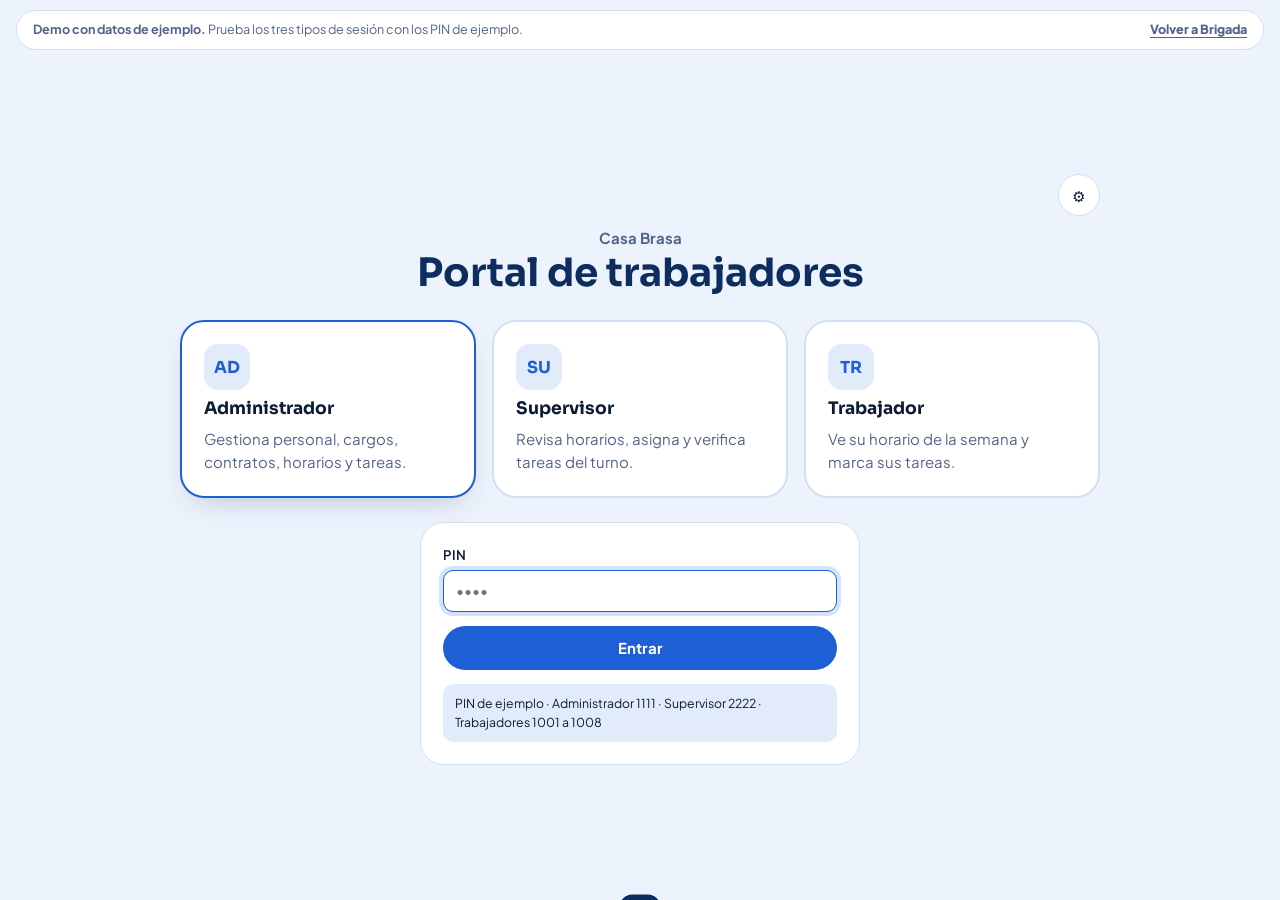
<file: trabajadores.html>
<!doctype html>
<html lang="es">
<head>
<meta charset="utf-8">
<meta name="viewport" content="width=device-width, initial-scale=1, viewport-fit=cover">
<title>Portal Trabajadores</title>
<link rel="preconnect" href="https://fonts.googleapis.com">
<link rel="stylesheet" href="https://fonts.googleapis.com/css2?family=Sora:wght@500;600;700&family=Plus+Jakarta+Sans:wght@400;500;600;700&display=swap">
<style>
/* Layout: app de panel — barra lateral de secciones según rol + área de trabajo con tarjetas y tablas */
:root{
  --bg:#EDF3FC; --surface:#FFFFFF; --surface-2:#E1EBFA; --ink:#0B1B33; --muted:#52648A;
  --primary:#1F5FD6; --deep:#0C2D5E; --sky:#7FAAF5; --line:#D3DFF2;
  --ok:#14804A; --warn:#B26A00; --bad:#C2333A;
  --shadow:0 12px 32px -16px rgba(12,45,94,.35);
  --f-display:"Sora", "Segoe UI", system-ui, sans-serif;
  --f-body:"Plus Jakarta Sans", "Segoe UI", system-ui, sans-serif;
  --r-sm:10px; --r:16px; --r-lg:24px; --fs:15px; color-scheme:light;
}
@media (prefers-color-scheme:dark){:root:not([data-theme="light"]){
  --bg:#081325; --surface:#0F1F3A; --surface-2:#16294A; --ink:#E6EEFC; --muted:#9DB0D3;
  --primary:#5B8DEF; --deep:#0A1A33; --sky:#8DB4FF; --line:#22375C;
  --ok:#4CC488; --warn:#F0A63A; --bad:#F06A70; --shadow:0 12px 32px -16px rgba(0,0,0,.7); color-scheme:dark}}
:root[data-theme="dark"]{
  --bg:#081325; --surface:#0F1F3A; --surface-2:#16294A; --ink:#E6EEFC; --muted:#9DB0D3;
  --primary:#5B8DEF; --deep:#0A1A33; --sky:#8DB4FF; --line:#22375C;
  --ok:#4CC488; --warn:#F0A63A; --bad:#F06A70; --shadow:0 12px 32px -16px rgba(0,0,0,.7); color-scheme:dark}
*{box-sizing:border-box}
html{font-size:var(--fs)}
body{margin:0;background:var(--bg);color:var(--ink);font-family:var(--f-body);line-height:1.55;
  padding-left:max(16px,env(safe-area-inset-left,0px));padding-right:max(16px,env(safe-area-inset-right,0px))}
h1,h2,h3{font-family:var(--f-display);margin:0;text-wrap:balance;line-height:1.2}
p{margin:0}
button,input,select,textarea{font:inherit;color:inherit}
:focus-visible{outline:3px solid var(--sky);outline-offset:2px}
.muted{color:var(--muted)}
.no-anim *{transition:none!important;animation:none!important}

.btn{border:0;border-radius:999px;padding:10px 18px;font-weight:700;cursor:pointer;display:inline-flex;align-items:center;gap:8px;transition:transform .2s,background .2s,box-shadow .2s}
.btn:hover{transform:translateY(-1px);box-shadow:var(--shadow)}
.btn-p{background:var(--primary);color:#fff}
.btn-s{background:var(--surface-2);color:var(--ink)}
.btn-d{background:color-mix(in srgb,var(--bad) 14%,var(--surface));color:var(--bad)}
.btn-sm{padding:6px 12px;font-size:.85rem}
input,select,textarea{border:1px solid var(--line);background:var(--surface);border-radius:var(--r-sm);padding:10px 12px;width:100%;transition:border-color .2s,box-shadow .2s}
input:focus,select:focus,textarea:focus{outline:none;border-color:var(--primary);box-shadow:0 0 0 4px color-mix(in srgb,var(--primary) 18%,transparent)}
label{display:grid;gap:5px;font-weight:600;font-size:.88rem}
@keyframes in{from{transform:translateY(10px);opacity:.3}to{transform:none;opacity:1}}

.demo-bar{position:relative;z-index:25;display:flex;flex-wrap:wrap;justify-content:space-between;align-items:center;gap:6px 16px;max-width:1280px;margin:10px auto 0;padding:9px 16px;border-radius:999px;font-size:.84rem;background:var(--surface);color:var(--muted);border:1px solid var(--line)}
.demo-bar a{color:inherit;font-weight:800;text-decoration:underline;text-underline-offset:3px}
@media (max-width:600px){.demo-bar{border-radius:16px}}
/* Login */
.login{min-height:calc(100vh - 60px);display:grid;place-items:center;padding-block:32px}
.login-box{width:min(920px,100%);display:grid;gap:24px}
.login-head{text-align:center}
.login-head h1{font-size:clamp(1.8rem,4vw,2.6rem);color:var(--deep)}
:root[data-theme="dark"] .login-head h1{color:var(--ink)}
@media (prefers-color-scheme:dark){:root:not([data-theme="light"]) .login-head h1{color:var(--ink)}}
.roles{display:grid;grid-template-columns:repeat(3,1fr);gap:16px}
@media (max-width:760px){.roles{grid-template-columns:1fr}}
.role{background:var(--surface);border:2px solid var(--line);border-radius:var(--r-lg);padding:22px;cursor:pointer;text-align:left;display:grid;gap:8px;transition:transform .3s,border-color .3s,box-shadow .3s}
.role:hover{transform:translateY(-4px);box-shadow:var(--shadow)}
.role[aria-pressed="true"]{border-color:var(--primary);box-shadow:var(--shadow)}
.role .ic{width:46px;height:46px;border-radius:14px;display:grid;place-items:center;background:var(--surface-2);color:var(--primary);font-family:var(--f-display);font-weight:700;font-size:1.1rem}
.role h3{font-size:1.15rem}
.pin-card{background:var(--surface);border:1px solid var(--line);border-radius:var(--r-lg);padding:22px;display:grid;gap:14px;max-width:440px;width:100%;margin:0 auto;animation:in .35s both}
.err{color:var(--bad);font-weight:600;font-size:.9rem}
.hint{font-size:.82rem;background:var(--surface-2);border-radius:var(--r-sm);padding:10px 12px}

/* App */
.app{display:grid;grid-template-columns:240px 1fr;gap:20px;padding-block:20px;max-width:1280px;margin:0 auto}
.side{background:var(--deep);color:#E6EEFC;border-radius:var(--r-lg);padding:20px 14px;display:flex;flex-direction:column;gap:6px;position:sticky;top:20px;align-self:start;min-height:calc(100vh - 40px)}
.side .brand{font-family:var(--f-display);font-weight:700;font-size:1.1rem;padding:0 10px 4px}
.side .who{padding:0 10px 14px;font-size:.85rem;opacity:.8;border-bottom:1px solid rgba(255,255,255,.12);margin-bottom:8px}
.side button.nav{background:none;border:0;color:inherit;text-align:left;padding:10px 12px;border-radius:12px;cursor:pointer;font-weight:600;transition:background .2s}
.side button.nav:hover{background:rgba(255,255,255,.08)}
.side button.nav[aria-current="true"]{background:var(--primary);color:#fff}
.side .grow{flex:1}
.main{min-width:0;display:grid;gap:18px;align-content:start}
.top{display:flex;justify-content:space-between;align-items:center;gap:12px;flex-wrap:wrap}
.top h2{font-size:1.6rem}
.gear{width:42px;height:42px;border-radius:50%;border:1px solid var(--line);background:var(--surface);cursor:pointer;display:grid;place-items:center;transition:transform .4s}
.gear:hover{transform:rotate(60deg)}
@media (max-width:860px){
  .app{grid-template-columns:1fr}
  .side{position:static;min-height:0;flex-direction:row;flex-wrap:wrap;align-items:center}
  .side .who{border:0;margin:0;padding:0 10px}
  .side .grow{display:none}
}
.panel{background:var(--surface);border:1px solid var(--line);border-radius:var(--r-lg);padding:20px;animation:in .35s both;min-width:0}
.panel h3{font-size:1.05rem;margin-bottom:12px}
.kpis{display:grid;grid-template-columns:repeat(auto-fit,minmax(170px,1fr));gap:14px}
.kpi{background:var(--surface);border:1px solid var(--line);border-radius:var(--r);padding:16px;animation:in .35s both}
.kpi b{display:block;font-family:var(--f-display);font-size:1.8rem;color:var(--primary);font-variant-numeric:tabular-nums}
.cols{display:grid;grid-template-columns:1fr 1fr;gap:18px}
@media (max-width:960px){.cols{grid-template-columns:1fr}}

.tbl{overflow-x:auto;border-radius:var(--r);border:1px solid var(--line)}
table{border-collapse:collapse;width:100%;font-size:.9rem}
th,td{padding:10px 12px;text-align:left;border-bottom:1px solid var(--line);white-space:nowrap}
th{background:var(--surface-2);font-weight:700;font-size:.78rem;text-transform:uppercase;letter-spacing:.06em;color:var(--muted)}
tr:last-child td{border-bottom:0}
tbody tr{transition:background .2s}
tbody tr:hover{background:color-mix(in srgb,var(--surface-2) 50%,transparent)}
td.num{font-variant-numeric:tabular-nums;text-align:right}
.pill{display:inline-block;border-radius:999px;padding:2px 10px;font-size:.76rem;font-weight:700}
.p-ft{background:color-mix(in srgb,var(--primary) 16%,transparent);color:var(--primary)}
.p-pt{background:color-mix(in srgb,var(--sky) 26%,transparent);color:var(--deep)}
:root[data-theme="dark"] .p-pt{color:var(--sky)}
@media (prefers-color-scheme:dark){:root:not([data-theme="light"]) .p-pt{color:var(--sky)}}
.p-ok{background:color-mix(in srgb,var(--ok) 16%,transparent);color:var(--ok)}
.p-warn{background:color-mix(in srgb,var(--warn) 16%,transparent);color:var(--warn)}
.p-bad{background:color-mix(in srgb,var(--bad) 16%,transparent);color:var(--bad)}
.off{color:var(--muted);font-style:italic}

.task{display:flex;gap:12px;align-items:flex-start;padding:12px;border-radius:var(--r);border:1px solid var(--line);transition:background .25s,opacity .25s;animation:in .3s both}
.task + .task{margin-top:8px}
.task.done{opacity:.6}
.task.done .tt{text-decoration:line-through}
.task input[type=checkbox]{width:20px;height:20px;flex:none;margin-top:2px;accent-color:var(--primary)}
.task .grow{flex:1;min-width:0}
.task small{color:var(--muted)}
.form-grid{display:grid;grid-template-columns:repeat(auto-fit,minmax(170px,1fr));gap:12px}
.cargo{display:flex;justify-content:space-between;align-items:center;padding:12px 14px;border:1px solid var(--line);border-radius:var(--r);gap:10px}
.cargo + .cargo{margin-top:8px}
.today-shift{background:linear-gradient(135deg,var(--primary),var(--deep));color:#fff;border-radius:var(--r-lg);padding:22px;animation:in .35s both}
.today-shift b{font-family:var(--f-display);font-size:2rem;display:block}
.week{display:grid;grid-template-columns:repeat(7,1fr);gap:8px}
@media (max-width:640px){.week{grid-template-columns:repeat(2,1fr)}}
.day{border:1px solid var(--line);border-radius:var(--r);padding:12px;text-align:center}
.day.is-today{border-color:var(--primary);box-shadow:0 0 0 3px color-mix(in srgb,var(--primary) 20%,transparent)}
.day small{display:block;color:var(--muted);font-weight:700;text-transform:uppercase;font-size:.72rem;letter-spacing:.06em}

/* Modal + drawer */
.scrim{position:fixed;inset:0;background:rgba(5,15,35,.5);opacity:0;pointer-events:none;transition:opacity .3s;z-index:40}
.scrim.open{opacity:1;pointer-events:auto}
.modal{position:fixed;left:50%;top:50%;width:min(640px,calc(100% - 32px));max-height:calc(100% - 40px);overflow:auto;background:var(--surface);border-radius:var(--r-lg);padding:22px;z-index:50;
  transform:translate(-50%,-46%) scale(.96);opacity:0;pointer-events:none;transition:transform .35s cubic-bezier(.2,.8,.2,1),opacity .3s;display:grid;gap:14px}
.modal.open{transform:translate(-50%,-50%);opacity:1;pointer-events:auto}
.hgrid{display:grid;grid-template-columns:repeat(auto-fit,minmax(130px,1fr));gap:10px}
.hcell{border:1px solid var(--line);border-radius:var(--r-sm);padding:8px;display:grid;gap:6px}
.hcell b{font-size:.8rem}
.hcell .pair{display:flex;gap:4px}
.hcell input[type=time]{padding:6px;font-size:.82rem}
.drawer{position:fixed;top:0;right:0;bottom:0;width:min(380px,100%);background:var(--surface);z-index:50;border-radius:var(--r-lg) 0 0 var(--r-lg);
  padding:22px;padding-top:calc(22px + env(safe-area-inset-top,0px));padding-right:max(22px,env(safe-area-inset-right,0px));
  transform:translateX(105%);transition:transform .45s cubic-bezier(.2,.8,.2,1);overflow-y:auto;display:grid;gap:16px;align-content:start;box-shadow:var(--shadow)}
.drawer.open{transform:none}
.seg{display:flex;background:var(--surface-2);border-radius:999px;padding:4px;margin-top:6px}
.seg button{flex:1;border:0;background:none;border-radius:999px;padding:7px;font-weight:700;cursor:pointer;transition:background .2s}
.seg button[aria-pressed="true"]{background:var(--surface);color:var(--primary);box-shadow:0 2px 6px rgba(0,0,0,.12)}
.switch{display:flex;justify-content:space-between;align-items:center;font-weight:600}
.switch input{width:44px;height:24px;appearance:none;background:var(--line);border-radius:999px;position:relative;cursor:pointer;padding:0;border:0}
.switch input::after{content:"";position:absolute;top:3px;left:3px;width:18px;height:18px;border-radius:50%;background:#fff;transition:transform .25s}
.switch input:checked{background:var(--primary)}
.switch input:checked::after{transform:translateX(20px)}
.toast{position:fixed;left:50%;bottom:calc(20px + env(safe-area-inset-bottom,0px));transform:translate(-50%,160%);background:var(--deep);color:#fff;padding:12px 20px;border-radius:999px;font-weight:700;z-index:70;transition:transform .4s cubic-bezier(.2,.8,.2,1)}
.toast.show{transform:translate(-50%,0)}
@media (prefers-reduced-motion:reduce){*{animation:none!important;transition:none!important}}
</style>
</head>
<body>
<div class="demo-bar" role="note"><span><b>Demo con datos de ejemplo.</b> Prueba los tres tipos de sesión con los PIN de ejemplo.</span><a href="index.html">Volver a Brigada</a></div>
<div id="root"></div>

<div class="scrim" id="scrim"></div>
<div class="modal" id="modal" role="dialog" aria-modal="true"></div>
<aside class="drawer" id="drawer" aria-label="Ajustes" aria-hidden="true"></aside>
<div class="toast" id="toast" role="status"></div>

<script>
/* ================= Datos compartidos (misma clave que Horarios) ================= */
const $=s=>document.querySelector(s);
const store={get(k,d){try{const v=localStorage.getItem(k);return v?JSON.parse(v):d}catch(e){return d}},
  set(k,v){try{localStorage.setItem(k,JSON.stringify(v))}catch(e){}}};
const esc=s=>String(s??"").replace(/[&<>"']/g,c=>({"&":"&amp;","<":"&lt;",">":"&gt;",'"':"&quot;","'":"&#39;"}[c]));
const DAYS=["lun","mar","mie","jue","vie","sab","dom"];
const DAYL={lun:"Lunes",mar:"Martes",mie:"Miércoles",jue:"Jueves",vie:"Viernes",sab:"Sábado",dom:"Domingo"};
function toast(t){const el=$("#toast");el.textContent=t;el.classList.add("show");clearTimeout(toast.t);toast.t=setTimeout(()=>el.classList.remove("show"),2300)}
function hrs(sh){if(!sh||sh==="L")return 0;const m=sh.match(/(\d{1,2}):(\d{2})\s*-\s*(\d{1,2}):(\d{2})/);if(!m)return 0;
  let a=+m[1]*60+ +m[2],b=+m[3]*60+ +m[4];if(b<=a)b+=1440;return (b-a)/60}
const fmtH=h=>(Math.round(h*10)/10).toString().replace(".",",");
const wk=(a,b,c,d,e,f,g)=>({lun:a,mar:b,mie:c,jue:d,vie:e,sab:f,dom:g});
function seedStaff(){return[
 {id:"t1",nombre:"Valentina Rojas",rut:"18.234.567-1",cargo:"Cajera",contrato:"Full time",ingreso:"2023-03-01",pin:"1001",horario:wk("12:00-21:00","L","12:00-21:00","12:00-21:00","12:00-21:00","12:00-21:00","L"),tareas:[]},
 {id:"t2",nombre:"Tomás Fuentes",rut:"17.345.678-2",cargo:"Cocinero",contrato:"Full time",ingreso:"2022-08-15",pin:"1002",horario:wk("11:00-20:00","11:00-20:00","L","L","11:00-20:00","11:00-20:00","11:00-20:00"),tareas:[]},
 {id:"t3",nombre:"Ignacio Pérez",rut:"20.456.789-3",cargo:"Cocinero",contrato:"Part time",ingreso:"2025-01-10",pin:"1003",horario:wk("L","L","18:00-00:00","18:00-00:00","18:00-00:00","18:00-00:00","18:00-00:00"),tareas:[]},
 {id:"t4",nombre:"Martina Díaz",rut:"19.567.890-4",cargo:"Bartender",contrato:"Full time",ingreso:"2024-02-01",pin:"1004",horario:wk("16:00-01:00","L","L","16:00-01:00","16:00-01:00","16:00-01:00","16:00-01:00"),tareas:[]},
 {id:"t5",nombre:"Benjamín Soto",rut:"21.678.901-5",cargo:"Bartender",contrato:"Part time",ingreso:"2025-05-01",pin:"1005",horario:wk("19:00-01:00","19:00-01:00","19:00-01:00","L","L","19:00-01:00","19:00-01:00"),tareas:[]},
 {id:"t6",nombre:"Josefa Muñoz",rut:"18.789.012-6",cargo:"Garzón",contrato:"Full time",ingreso:"2023-11-01",pin:"1006",horario:wk("12:00-21:00","12:00-21:00","L","12:00-21:00","12:00-21:00","12:00-21:00","L"),tareas:[]},
 {id:"t7",nombre:"Diego Herrera",rut:"20.890.123-7",cargo:"Garzón",contrato:"Part time",ingreso:"2025-03-15",pin:"1007",horario:wk("L","L","18:00-00:00","18:00-00:00","18:00-00:00","18:00-00:00","18:00-00:00"),tareas:[]},
 {id:"t8",nombre:"Catalina Vega",rut:"19.901.234-8",cargo:"Garzón",contrato:"Part time",ingreso:"2024-09-01",pin:"1008",horario:wk("18:00-00:00","18:00-00:00","L","L","18:00-00:00","18:00-00:00","18:00-00:00"),tareas:[]}
]}
function seedTasks(staff){const t=new Date().toISOString().slice(0,10);const T=(id,txt,done=false)=>({id:"k"+Math.random().toString(36).slice(2,8),t:txt,done,date:t,ok:false});
  const m={t1:["Cuadrar caja de apertura","Revisar boletas del turno anterior"],t2:["Encender parrilla a las 11:00","Control de temperatura de cámaras"],t3:["Mise en place de ensaladas"],
  t4:["Inventario de licores","Preparar almíbar y sour mix"],t5:["Reponer hielo y cristalería"],t6:["Montaje de terraza","Revisar reservas del día"],t7:["Limpieza de estación de garzones"],t8:["Doblar servilletas y reponer cubiertos"]};
  staff.forEach(w=>w.tareas=(m[w.id]||[]).map((x,i)=>T(x,i===0&&w.id==="t2")));return staff}
let STAFF=store.get("brg_staff",null);if(!STAFF){STAFF=seedTasks(seedStaff());store.set("brg_staff",STAFF)}
let CARGOS=store.get("brg_cargos",["Cajera","Cocinero","Bartender","Garzón","Supervisor"]);
let CFG=Object.assign({local:"Casa Brasa",theme:"system",size:"15",anim:true,pinAdmin:"1111",pinSup:"2222"},store.get("trab_settings",{}));
function save(){store.set("brg_staff",STAFF);store.set("brg_cargos",CARGOS);store.set("trab_settings",CFG)}
const weekH=w=>DAYS.reduce((a,d)=>a+hrs(w.horario[d]),0);
const todayKey=DAYS[(new Date().getDay()+6)%7];

/* ================= Sesión ================= */
let SES=null;try{SES=JSON.parse(sessionStorage.getItem("trab_ses"))}catch(e){}
function setSes(s){SES=s;try{s?sessionStorage.setItem("trab_ses",JSON.stringify(s)):sessionStorage.removeItem("trab_ses")}catch(e){}}
let VIEW=null;

function applyCfg(){const r=document.documentElement;
  if(CFG.theme==="system")r.removeAttribute("data-theme");else r.setAttribute("data-theme",CFG.theme);
  r.style.setProperty("--fs",CFG.size+"px");document.body.classList.toggle("no-anim",!CFG.anim)}

/* ================= Login ================= */
let pickRole="admin";
function renderLogin(err=""){
  const R=[["admin","AD","Administrador","Gestiona personal, cargos, contratos, horarios y tareas."],
           ["sup","SU","Supervisor","Revisa horarios, asigna y verifica tareas del turno."],
           ["trab","TR","Trabajador","Ve su horario de la semana y marca sus tareas."]];
  $("#root").innerHTML=`<div class="login"><div class="login-box">
   <div class="login-head"><button class="gear" id="lgear" aria-label="Abrir ajustes" style="margin:0 0 10px auto">⚙</button><p class="muted" style="font-weight:700">${esc(CFG.local)}</p><h1>Portal de trabajadores</h1></div>
   <div class="roles">${R.map(([k,ic,t,d])=>`<button class="role" data-r="${k}" aria-pressed="${k===pickRole}"><span class="ic">${ic}</span><h3>${t}</h3><p class="muted">${d}</p></button>`).join("")}</div>
   <form class="pin-card" id="loginForm">
     ${pickRole==="trab"?`<label for="lw">Tu nombre<select id="lw">${STAFF.map(w=>`<option value="${w.id}">${esc(w.nombre)}</option>`).join("")}</select></label>`:""}
     <label for="lp">PIN<input id="lp" type="password" inputmode="numeric" maxlength="6" autocomplete="off" required placeholder="••••"></label>
     ${err?`<p class="err">${err}</p>`:""}
     <button class="btn btn-p" type="submit" style="justify-content:center">Entrar</button>
     <p class="hint">PIN de ejemplo · Administrador ${esc(CFG.pinAdmin)} · Supervisor ${esc(CFG.pinSup)} · Trabajadores 1001 a 1008</p>
   </form></div></div>`;
  document.querySelectorAll(".role").forEach(b=>b.onclick=()=>{pickRole=b.dataset.r;renderLogin()});
  $("#lgear").onclick=openDrawer;
  $("#loginForm").onsubmit=e=>{e.preventDefault();const p=$("#lp").value;
    if(pickRole==="admin"&&p===CFG.pinAdmin){setSes({role:"admin"});VIEW=null;return renderApp()}
    if(pickRole==="sup"&&p===CFG.pinSup){setSes({role:"sup"});VIEW=null;return renderApp()}
    if(pickRole==="trab"){const w=STAFF.find(x=>x.id===$("#lw").value);if(w&&w.pin===p){setSes({role:"trab",id:w.id});VIEW=null;return renderApp()}}
    renderLogin("El PIN no coincide. Revisa el rol elegido e inténtalo de nuevo.")};
  $("#lp").focus();
}

/* ================= App ================= */
const NAVS={admin:[["resumen","Resumen"],["personal","Personal"],["cargos","Cargos y contratos"],["horarios","Horarios"],["tareas","Tareas"]],
  sup:[["resumen","Resumen"],["personal","Personal"],["horarios","Horarios"],["tareas","Tareas"]],
  trab:[["mihorario","Mi horario"],["mistareas","Mis tareas"],["misdatos","Mis datos"]]};
const ROLE={admin:"Administrador",sup:"Supervisor",trab:"Trabajador"};
function me(){return STAFF.find(w=>w.id===SES.id)}
function renderApp(){
  if(!SES)return renderLogin();
  if(SES.role==="trab"&&!me()){setSes(null);return renderLogin()}
  const nav=NAVS[SES.role];if(!VIEW||!nav.some(n=>n[0]===VIEW))VIEW=nav[0][0];
  const title=nav.find(n=>n[0]===VIEW)[1];
  $("#root").innerHTML=`<div class="app">
   <aside class="side"><div class="brand">${esc(CFG.local)}</div>
     <div class="who">${SES.role==="trab"?esc(me().nombre)+" · "+esc(me().cargo):ROLE[SES.role]}</div>
     ${nav.map(([k,l])=>`<button class="nav" data-v="${k}" aria-current="${k===VIEW}">${l}</button>`).join("")}
     <div class="grow"></div><button class="nav" id="logout">Cerrar sesión</button></aside>
   <main class="main"><div class="top"><div><p class="muted" style="font-weight:600">${ROLE[SES.role]}</p><h2>${title}</h2></div>
     <button class="gear" id="gear" aria-label="Abrir ajustes" title="Ajustes"><svg width="20" height="20" viewBox="0 0 24 24" fill="none" stroke="currentColor" stroke-width="2"><circle cx="12" cy="12" r="3"/><path d="M12 2v3M12 19v3M4.2 4.2l2.1 2.1M17.7 17.7l2.1 2.1M2 12h3M19 12h3M4.2 19.8l2.1-2.1M17.7 6.3l2.1-2.1"/></svg></button></div>
     <div id="view" style="display:grid;gap:18px"></div></main></div>`;
  document.querySelectorAll(".side .nav[data-v]").forEach(b=>b.onclick=()=>{VIEW=b.dataset.v;renderApp()});
  $("#logout").onclick=()=>{setSes(null);renderLogin()};
  $("#gear").onclick=openDrawer;
  ({resumen,personal,cargos,horarios,tareas,mihorario,mistareas,misdatos})[VIEW]();
}
const V=()=>$("#view");
const contratoPill=c=>`<span class="pill ${c==="Full time"?"p-ft":"p-pt"}">${c}</span>`;
function goalPill(w){const h=weekH(w);
  if(w.contrato==="Full time")return h>45?`<span class="pill p-bad">${fmtH(h)} h</span>`:h>=44.5?`<span class="pill p-ok">${fmtH(h)} h</span>`:`<span class="pill p-warn">${fmtH(h)} h</span>`;
  return h>30?`<span class="pill p-bad">${fmtH(h)} h</span>`:`<span class="pill p-ok">${fmtH(h)} h</span>`}

function resumen(){
  const tAll=STAFF.flatMap(w=>w.tareas.map(t=>({...t,w})));const done=tAll.filter(t=>t.done).length;
  const hoy=STAFF.filter(w=>w.horario[todayKey]&&w.horario[todayKey]!=="L");
  V().innerHTML=`<div class="kpis">
    <div class="kpi"><span class="muted">Personal activo</span><b>${STAFF.length}</b></div>
    <div class="kpi"><span class="muted">Full time / Part time</span><b>${STAFF.filter(w=>w.contrato==="Full time").length} / ${STAFF.filter(w=>w.contrato!=="Full time").length}</b></div>
    <div class="kpi"><span class="muted">Trabajan hoy</span><b>${hoy.length}</b></div>
    <div class="kpi"><span class="muted">Tareas cumplidas</span><b>${done} / ${tAll.length}</b></div></div>
   <div class="cols">
    <div class="panel"><h3>Turno de hoy · ${DAYL[todayKey]}</h3><div class="tbl"><table><thead><tr><th>Nombre</th><th>Cargo</th><th>Turno</th></tr></thead><tbody>
     ${hoy.sort((a,b)=>a.horario[todayKey].localeCompare(b.horario[todayKey])).map(w=>`<tr><td>${esc(w.nombre)}</td><td>${esc(w.cargo)}</td><td>${w.horario[todayKey]}</td></tr>`).join("")||'<tr><td colspan="3" class="muted">Nadie tiene turno hoy.</td></tr>'}</tbody></table></div></div>
    <div class="panel"><h3>Tareas pendientes</h3>${tAll.filter(t=>!t.done).slice(0,8).map(t=>`<div class="task"><div class="grow"><div class="tt">${esc(t.t)}</div><small>${esc(t.w.nombre)} · ${esc(t.w.cargo)}</small></div></div>`).join("")||'<p class="muted">No hay tareas pendientes.</p>'}</div>
   </div>`;
}

function personal(){
  const admin=SES.role==="admin";
  V().innerHTML=`<div class="panel"><div class="top" style="margin-bottom:12px"><h3 style="margin:0">Equipo (${STAFF.length})</h3>
   <div style="display:flex;gap:8px;flex-wrap:wrap"><input id="q" placeholder="Buscar por nombre o cargo" style="width:220px">${admin?'<button class="btn btn-p" id="add">Agregar trabajador</button>':""}</div></div>
   <div class="tbl"><table><thead><tr><th>Nombre</th><th>RUT</th><th>Cargo</th><th>Contrato</th><th>Ingreso</th><th>Horas semana</th><th>Tareas</th>${admin?"<th></th>":""}</tr></thead><tbody id="tb"></tbody></table></div>
   ${!admin?'<p class="muted" style="margin-top:10px">Como supervisor puedes ver la ficha del equipo. Los cambios de contrato y cargo los hace el administrador.</p>':""}</div>`;
  const draw=()=>{const q=$("#q").value.toLowerCase();
    $("#tb").innerHTML=STAFF.filter(w=>(w.nombre+w.cargo).toLowerCase().includes(q)).map(w=>`<tr>
     <td><b>${esc(w.nombre)}</b></td><td>${esc(w.rut)}</td><td>${esc(w.cargo)}</td><td>${contratoPill(w.contrato)}</td>
     <td>${new Date(w.ingreso+"T12:00").toLocaleDateString("es-CL")}</td><td>${goalPill(w)}</td>
     <td>${w.tareas.filter(t=>t.done).length}/${w.tareas.length}</td>
     ${admin?`<td><button class="btn btn-s btn-sm" data-e="${w.id}">Editar</button></td>`:""}</tr>`).join("");
    document.querySelectorAll("[data-e]").forEach(b=>b.onclick=()=>editWorker(b.dataset.e))};
  $("#q").oninput=draw;draw();if(admin)$("#add").onclick=()=>editWorker(null);
}
function splitSh(sh){const m=(sh||"").match(/(\d{1,2}:\d{2})\s*-\s*(\d{1,2}:\d{2})/);return m?[m[1].padStart(5,"0"),m[2].padStart(5,"0")]:["",""]}
function editWorker(id){
  const w=id?STAFF.find(x=>x.id===id):{id:"t"+Date.now(),nombre:"",rut:"",cargo:CARGOS[0],contrato:"Full time",ingreso:new Date().toISOString().slice(0,10),pin:String(1000+STAFF.length+1),horario:wk("L","L","L","L","L","L","L"),tareas:[]};
  const M=$("#modal");
  M.innerHTML=`<h3>${id?"Editar trabajador":"Nuevo trabajador"}</h3>
   <form id="wf" style="display:grid;gap:14px"><div class="form-grid">
    <label for="fn">Nombre<input id="fn" required value="${esc(w.nombre)}"></label>
    <label for="fr">RUT<input id="fr" required value="${esc(w.rut)}" placeholder="12.345.678-9"></label>
    <label for="fc">Cargo<select id="fc">${CARGOS.map(c=>`<option ${c===w.cargo?"selected":""}>${esc(c)}</option>`).join("")}</select></label>
    <label for="fk">Tipo de contrato<select id="fk">${["Full time","Part time"].map(c=>`<option ${c===w.contrato?"selected":""}>${c}</option>`).join("")}</select></label>
    <label for="fi">Fecha de ingreso<input id="fi" type="date" value="${w.ingreso}"></label>
    <label for="fp">PIN personal<input id="fp" required maxlength="6" value="${esc(w.pin)}"></label></div>
    <div><b>Horario semanal</b> <span class="muted" id="hsum"></span><p class="muted" style="font-size:.82rem">Deja vacío para día libre. Meta full time 44,5–45 h, part time hasta 30 h.</p></div>
    <div class="hgrid">${DAYS.map(d=>{const[a,b]=splitSh(w.horario[d]);return `<div class="hcell"><b>${DAYL[d]}</b><div class="pair"><input type="time" id="h_${d}_a" value="${a}" aria-label="${DAYL[d]} entrada"><input type="time" id="h_${d}_b" value="${b}" aria-label="${DAYL[d]} salida"></div></div>`}).join("")}</div>
    <div style="display:flex;gap:8px;justify-content:space-between;flex-wrap:wrap">
     ${id?'<button type="button" class="btn btn-d" id="del">Eliminar</button>':"<span></span>"}
     <span style="display:flex;gap:8px"><button type="button" class="btn btn-s" id="cancel">Cancelar</button><button class="btn btn-p" type="submit">Guardar</button></span></div></form>`;
  const readH=()=>{const h={};DAYS.forEach(d=>{const a=$(`#h_${d}_a`).value,b=$(`#h_${d}_b`).value;h[d]=a&&b?`${a}-${b}`:"L"});return h};
  const sum=()=>{$("#hsum").textContent="· "+fmtH(DAYS.reduce((s,d)=>s+hrs(readH()[d]),0))+" h por semana"};
  M.querySelectorAll("input[type=time]").forEach(i=>i.oninput=sum);sum();
  modal(true);
  $("#cancel").onclick=()=>modal(false);
  if(id){let armed=false;$("#del").onclick=e=>{if(!armed){armed=true;e.target.textContent="Confirmar eliminación";return}
    STAFF=STAFF.filter(x=>x.id!==id);save();modal(false);renderApp();toast("Trabajador eliminado")}}
  $("#wf").onsubmit=e=>{e.preventDefault();
    Object.assign(w,{nombre:$("#fn").value.trim(),rut:$("#fr").value.trim(),cargo:$("#fc").value,contrato:$("#fk").value,ingreso:$("#fi").value,pin:$("#fp").value.trim(),horario:readH()});
    if(!id)STAFF.push(w);save();modal(false);renderApp();toast("Cambios guardados")};
}
function modal(o){$("#modal").classList.toggle("open",o);$("#scrim").classList.toggle("open",o)}

function cargos(){
  V().innerHTML=`<div class="cols"><div class="panel"><h3>Cargos</h3><div id="cl"></div>
    <form id="cf" style="display:flex;gap:8px;margin-top:12px"><input id="cn" placeholder="Nuevo cargo, ej. Ayudante de cocina" required><button class="btn btn-p">Agregar</button></form></div>
   <div class="panel"><h3>Tipos de contrato</h3>
    <div class="cargo"><span><b>Full time</b><br><small class="muted">Meta 44,5 h en semana 5x2 y 45 h en semana de 6 días. A fin de mes se cuentan días trabajados.</small></span><span class="pill p-ft">${STAFF.filter(w=>w.contrato==="Full time").length}</span></div>
    <div class="cargo"><span><b>Part time</b><br><small class="muted">Hasta 30 h semanales. A fin de mes se cuentan horas trabajadas.</small></span><span class="pill p-pt">${STAFF.filter(w=>w.contrato==="Part time").length}</span></div>
   </div></div>`;
  $("#cl").innerHTML=CARGOS.map(c=>{const n=STAFF.filter(w=>w.cargo===c).length;
    return `<div class="cargo"><span><b>${esc(c)}</b> <span class="muted">· ${n} ${n===1?"persona":"personas"}</span></span>${n?"":`<button class="btn btn-d btn-sm" data-c="${esc(c)}">Quitar</button>`}</div>`}).join("");
  document.querySelectorAll("[data-c]").forEach(b=>b.onclick=()=>{CARGOS=CARGOS.filter(c=>c!==b.dataset.c);save();cargos();toast("Cargo quitado")});
  $("#cf").onsubmit=e=>{e.preventDefault();const v=$("#cn").value.trim();if(v&&!CARGOS.includes(v)){CARGOS.push(v);save();cargos();toast("Cargo agregado")}};
}

function horarios(){
  const canEdit=true;
  V().innerHTML=`<div class="panel"><div class="top" style="margin-bottom:12px"><h3 style="margin:0">Horario semanal base</h3>
   <select id="fcar" style="width:auto"><option value="">Todos los cargos</option>${CARGOS.map(c=>`<option>${esc(c)}</option>`).join("")}</select></div>
   <div class="tbl"><table><thead><tr><th>Nombre</th>${DAYS.map(d=>`<th>${DAYL[d].slice(0,3)}</th>`).join("")}<th>Total</th>${canEdit?"<th></th>":""}</tr></thead><tbody id="hb"></tbody></table></div>
   <p class="muted" style="margin-top:10px">Verde: cumple la meta del contrato. Ámbar: le faltan horas. Rojo: se pasa del máximo. La planificación mensual se arma en el módulo Horarios.</p></div>`;
  const draw=()=>{const f=$("#fcar").value;
   $("#hb").innerHTML=STAFF.filter(w=>!f||w.cargo===f).map(w=>`<tr><td><b>${esc(w.nombre)}</b><br><small class="muted">${esc(w.cargo)} · ${w.contrato}</small></td>
    ${DAYS.map(d=>`<td class="${w.horario[d]==="L"?"off":""}">${w.horario[d]==="L"?"Libre":w.horario[d]}</td>`).join("")}<td>${goalPill(w)}</td>
    ${canEdit?`<td><button class="btn btn-s btn-sm" data-h="${w.id}">Editar</button></td>`:""}</tr>`).join("");
   document.querySelectorAll("[data-h]").forEach(b=>b.onclick=()=>editWorker(b.dataset.h))};
  $("#fcar").onchange=draw;draw();
}

function tareas(){
  V().innerHTML=`<div class="panel"><h3>Asignar tarea</h3><form id="tf" class="form-grid" style="align-items:end">
    <label for="tw">Para<select id="tw"><optgroup label="Por cargo">${CARGOS.map(c=>`<option value="c:${esc(c)}">Todos: ${esc(c)}</option>`).join("")}</optgroup>
     <optgroup label="Persona">${STAFF.map(w=>`<option value="w:${w.id}">${esc(w.nombre)}</option>`).join("")}</optgroup></select></label>
    <label for="tt" style="grid-column:span 2">Tarea<input id="tt" required placeholder="Ej. Revisar fechas de vencimiento en bodega"></label>
    <label for="td">Fecha<input id="td" type="date" value="${new Date().toISOString().slice(0,10)}"></label>
    <button class="btn btn-p" style="justify-content:center">Asignar</button></form></div>
   <div class="panel"><div class="top" style="margin-bottom:10px"><h3 style="margin:0">Seguimiento</h3>
    <div class="seg" id="tfil" style="margin:0"><button data-f="all" aria-pressed="true">Todas</button><button data-f="pend" aria-pressed="false">Pendientes</button><button data-f="done" aria-pressed="false">Cumplidas</button></div></div><div id="tl"></div></div>`;
  let fil="all";
  const draw=()=>{$("#tl").innerHTML=STAFF.map(w=>{const ts=w.tareas.filter(t=>fil==="all"||(fil==="done"?t.done:!t.done));if(!ts.length)return"";
    return `<div style="margin-top:14px"><b>${esc(w.nombre)}</b> <span class="muted">· ${esc(w.cargo)}</span>${ts.map(t=>`<div class="task ${t.done?"done":""}" style="margin-top:8px">
     <div class="grow"><div class="tt">${esc(t.t)}</div><small>${new Date(t.date+"T12:00").toLocaleDateString("es-CL",{weekday:"short",day:"numeric",month:"short"})}</small></div>
     ${t.done?(t.ok?'<span class="pill p-ok">Verificada</span>':`<button class="btn btn-s btn-sm" data-ok="${w.id}|${t.id}">Verificar</button>`):'<span class="pill p-warn">Pendiente</span>'}
     <button class="btn btn-d btn-sm" data-x="${w.id}|${t.id}" aria-label="Quitar tarea">Quitar</button></div>`).join("")}</div>`}).join("")||'<p class="muted">No hay tareas en este filtro.</p>';
   document.querySelectorAll("[data-ok]").forEach(b=>b.onclick=()=>{const[wi,ti]=b.dataset.ok.split("|");STAFF.find(w=>w.id===wi).tareas.find(t=>t.id===ti).ok=true;save();draw();toast("Tarea verificada")});
   document.querySelectorAll("[data-x]").forEach(b=>b.onclick=()=>{const[wi,ti]=b.dataset.x.split("|");const w=STAFF.find(w=>w.id===wi);w.tareas=w.tareas.filter(t=>t.id!==ti);save();draw()})};
  $("#tfil").onclick=e=>{if(e.target.dataset.f){fil=e.target.dataset.f;$("#tfil").querySelectorAll("button").forEach(b=>b.setAttribute("aria-pressed",b.dataset.f===fil));draw()}};
  $("#tf").onsubmit=e=>{e.preventDefault();const v=$("#tw").value,txt=$("#tt").value.trim(),date=$("#td").value;
    const targets=v.startsWith("c:")?STAFF.filter(w=>w.cargo===v.slice(2)):STAFF.filter(w=>w.id===v.slice(2));
    if(!targets.length){toast("No hay personas con ese cargo");return}
    targets.forEach(w=>w.tareas.unshift({id:"k"+Math.random().toString(36).slice(2,8),t:txt,done:false,date,ok:false}));
    save();$("#tt").value="";draw();toast(`Tarea asignada a ${targets.length} ${targets.length===1?"persona":"personas"}`)};
  draw();
}

/* ---- Vistas del trabajador ---- */
function mihorario(){const w=me();const sh=w.horario[todayKey];
  V().innerHTML=`<div class="today-shift"><span>Hoy, ${DAYL[todayKey]}</span><b>${sh==="L"?"Día libre":sh}</b><span>${sh==="L"?"Descansa, nos vemos en tu próximo turno.":fmtH(hrs(sh))+" horas de turno"}</span></div>
   <div class="panel"><h3>Mi semana · ${fmtH(weekH(w))} h</h3><div class="week">${DAYS.map(d=>`<div class="day ${d===todayKey?"is-today":""}"><small>${DAYL[d].slice(0,3)}</small>${w.horario[d]==="L"?'<span class="off">Libre</span>':`<b>${w.horario[d].replace("-","<br>")}</b>`}</div>`).join("")}</div></div>`}
function mistareas(){const w=me();
  const draw=()=>{V().innerHTML=`<div class="panel"><h3>Mis tareas · ${w.tareas.filter(t=>t.done).length} de ${w.tareas.length} cumplidas</h3>
   ${w.tareas.map(t=>`<label class="task ${t.done?"done":""}" for="c_${t.id}" style="display:flex;font-weight:500"><input type="checkbox" id="c_${t.id}" data-t="${t.id}" ${t.done?"checked":""}>
    <div class="grow"><div class="tt">${esc(t.t)}</div><small>${new Date(t.date+"T12:00").toLocaleDateString("es-CL",{weekday:"long",day:"numeric",month:"long"})}${t.ok?" · Verificada por supervisor":""}</small></div></label>`).join("")||'<p class="muted">No tienes tareas asignadas.</p>'}</div>`;
   V().querySelectorAll("[data-t]").forEach(c=>c.onchange=()=>{const t=w.tareas.find(x=>x.id===c.dataset.t);t.done=c.checked;if(!t.done)t.ok=false;save();draw();if(t.done)toast("Tarea marcada como cumplida")})};draw()}
function misdatos(){const w=me();
  V().innerHTML=`<div class="panel"><h3>Mis datos</h3><div class="tbl"><table><tbody>
   <tr><th>Nombre</th><td>${esc(w.nombre)}</td></tr><tr><th>RUT</th><td>${esc(w.rut)}</td></tr><tr><th>Cargo</th><td>${esc(w.cargo)}</td></tr>
   <tr><th>Contrato</th><td>${contratoPill(w.contrato)}</td></tr><tr><th>Fecha de ingreso</th><td>${new Date(w.ingreso+"T12:00").toLocaleDateString("es-CL",{day:"numeric",month:"long",year:"numeric"})}</td></tr>
   <tr><th>Horas semanales</th><td>${fmtH(weekH(w))} h</td></tr></tbody></table></div>
   <p class="muted" style="margin-top:10px">Si algún dato no es correcto, avísale a tu supervisor.</p></div>`}

/* ================= Ajustes ================= */
function openDrawer(){const D=$("#drawer");const admin=SES&&SES.role==="admin";
  D.innerHTML=`<div style="display:flex;justify-content:space-between;align-items:center"><h3 style="font-size:1.3rem">Ajustes</h3><button class="gear" id="dx" aria-label="Cerrar ajustes">✕</button></div>
   <div><b>Tema</b><div class="seg" id="sTheme">${[["system","Sistema"],["light","Claro"],["dark","Oscuro"]].map(([v,l])=>`<button data-v="${v}" aria-pressed="${CFG.theme===v}">${l}</button>`).join("")}</div></div>
   <div><b>Tamaño de texto</b><div class="seg" id="sSize">${[["14","A-"],["15","A"],["17","A+"]].map(([v,l])=>`<button data-v="${v}" aria-pressed="${CFG.size===v}">${l}</button>`).join("")}</div></div>
   <label class="switch" for="sAnim">Animaciones<input type="checkbox" id="sAnim" ${CFG.anim?"checked":""}></label>
   ${admin?`<label for="sLocal">Nombre del local<input id="sLocal" value="${esc(CFG.local)}"></label>
   <label for="sPa">PIN administrador<input id="sPa" value="${esc(CFG.pinAdmin)}" maxlength="6"></label>
   <label for="sPs">PIN supervisor<input id="sPs" value="${esc(CFG.pinSup)}" maxlength="6"></label>
   <button class="btn btn-s" id="sReset">Restablecer datos de ejemplo</button>`:'<p class="muted">El nombre del local, los PIN y los datos los administra el administrador.</p>'}
   ${SES?'<button class="btn btn-d" id="sOut">Cerrar sesión</button>':""}`;
  const re=()=>{save();applyCfg();openDrawer()};
  $("#sTheme").onclick=e=>{if(e.target.dataset.v){CFG.theme=e.target.dataset.v;re()}};
  $("#sSize").onclick=e=>{if(e.target.dataset.v){CFG.size=e.target.dataset.v;re()}};
  $("#sAnim").onchange=e=>{CFG.anim=e.target.checked;re()};
  if(admin){$("#sLocal").onchange=e=>{CFG.local=e.target.value||"Mi restaurant";save();renderApp()};
    $("#sPa").onchange=e=>{if(e.target.value)CFG.pinAdmin=e.target.value;save();toast("PIN actualizado")};
    $("#sPs").onchange=e=>{if(e.target.value)CFG.pinSup=e.target.value;save();toast("PIN actualizado")};
    let armed=false;$("#sReset").onclick=e=>{if(!armed){armed=true;e.target.textContent="Toca de nuevo para confirmar";return}
      STAFF=seedTasks(seedStaff());CARGOS=["Cajera","Cocinero","Bartender","Garzón","Supervisor"];save();drawer(false);renderApp();toast("Datos de ejemplo restablecidos")}}
  if(SES)$("#sOut").onclick=()=>{drawer(false);setSes(null);renderLogin()};
  $("#dx").onclick=()=>drawer(false);drawer(true)}
function drawer(o){$("#drawer").classList.toggle("open",o);$("#scrim").classList.toggle("open",o);$("#drawer").setAttribute("aria-hidden",!o)}
$("#scrim").onclick=()=>{drawer(false);modal(false)};
document.addEventListener("keydown",e=>{if(e.key==="Escape"){drawer(false);modal(false)}});

applyCfg();SES?renderApp():renderLogin();
</script>
</body>
</html>
</file>
